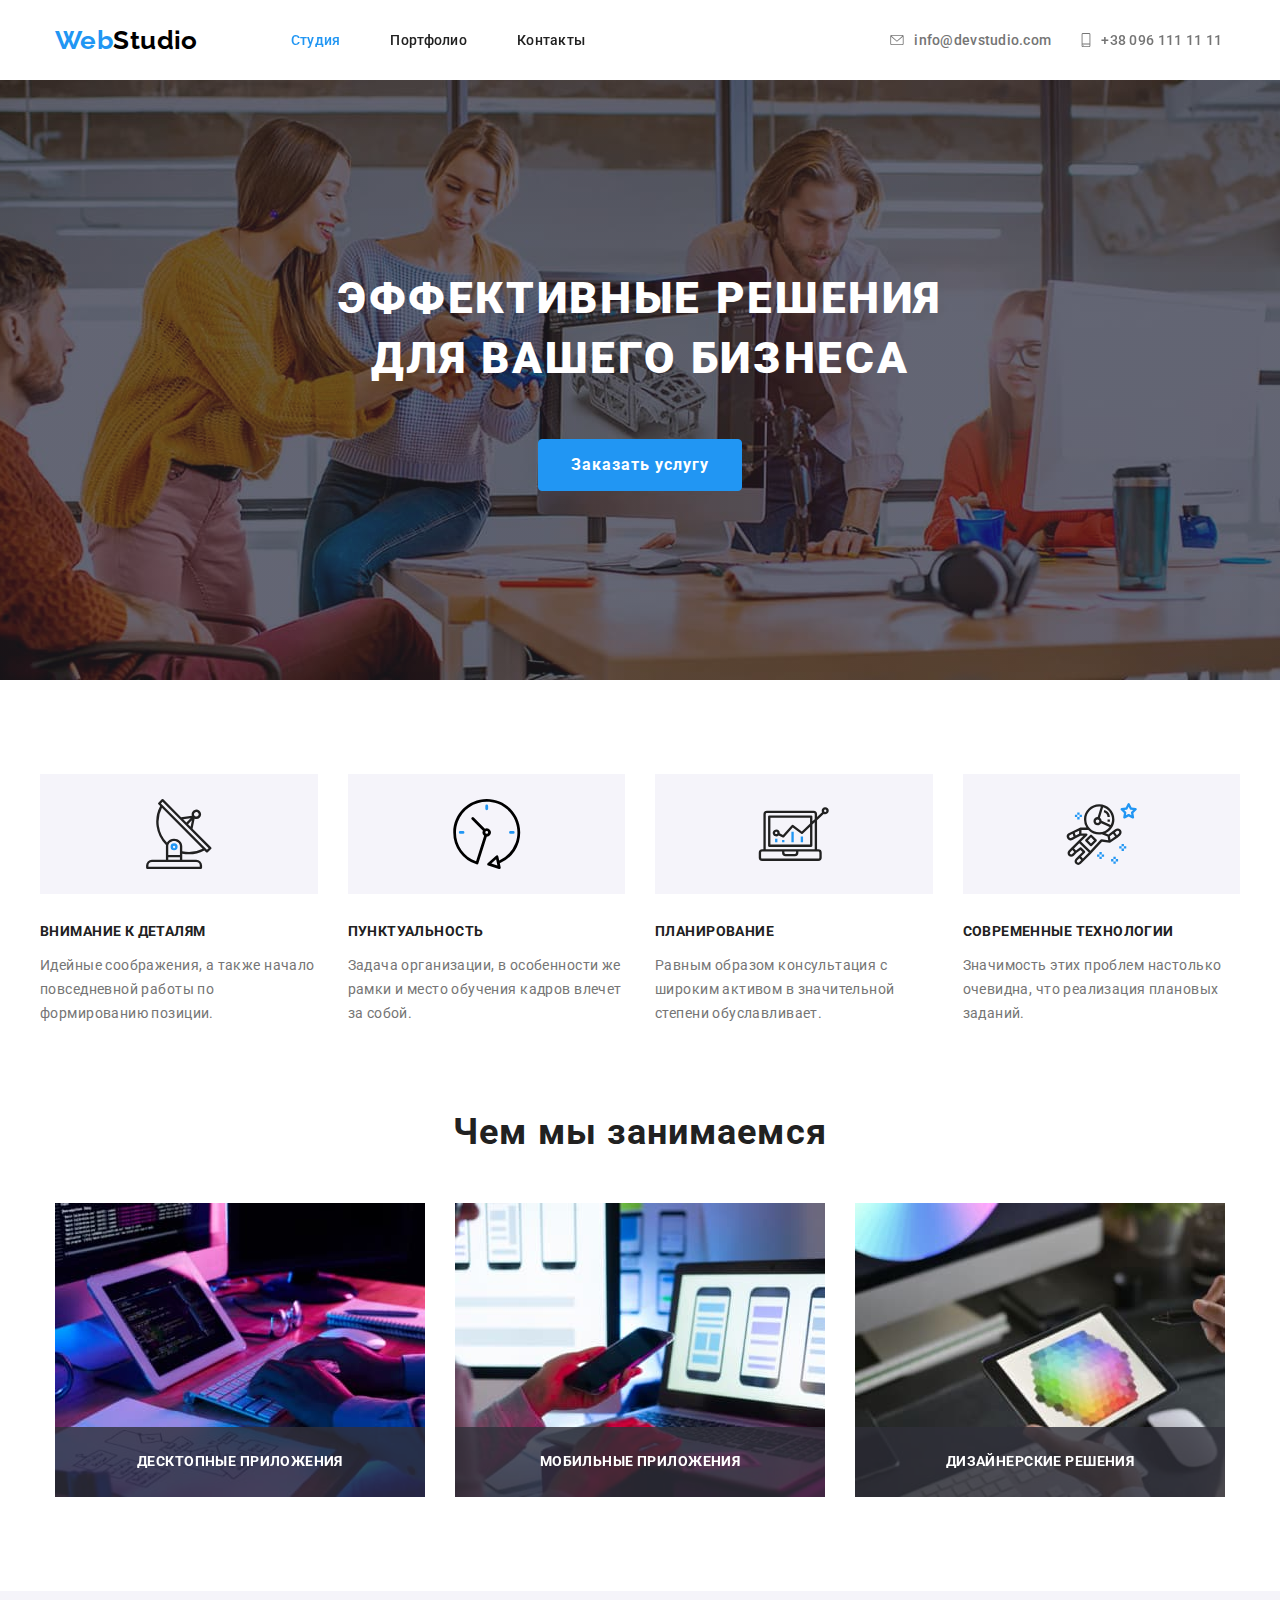
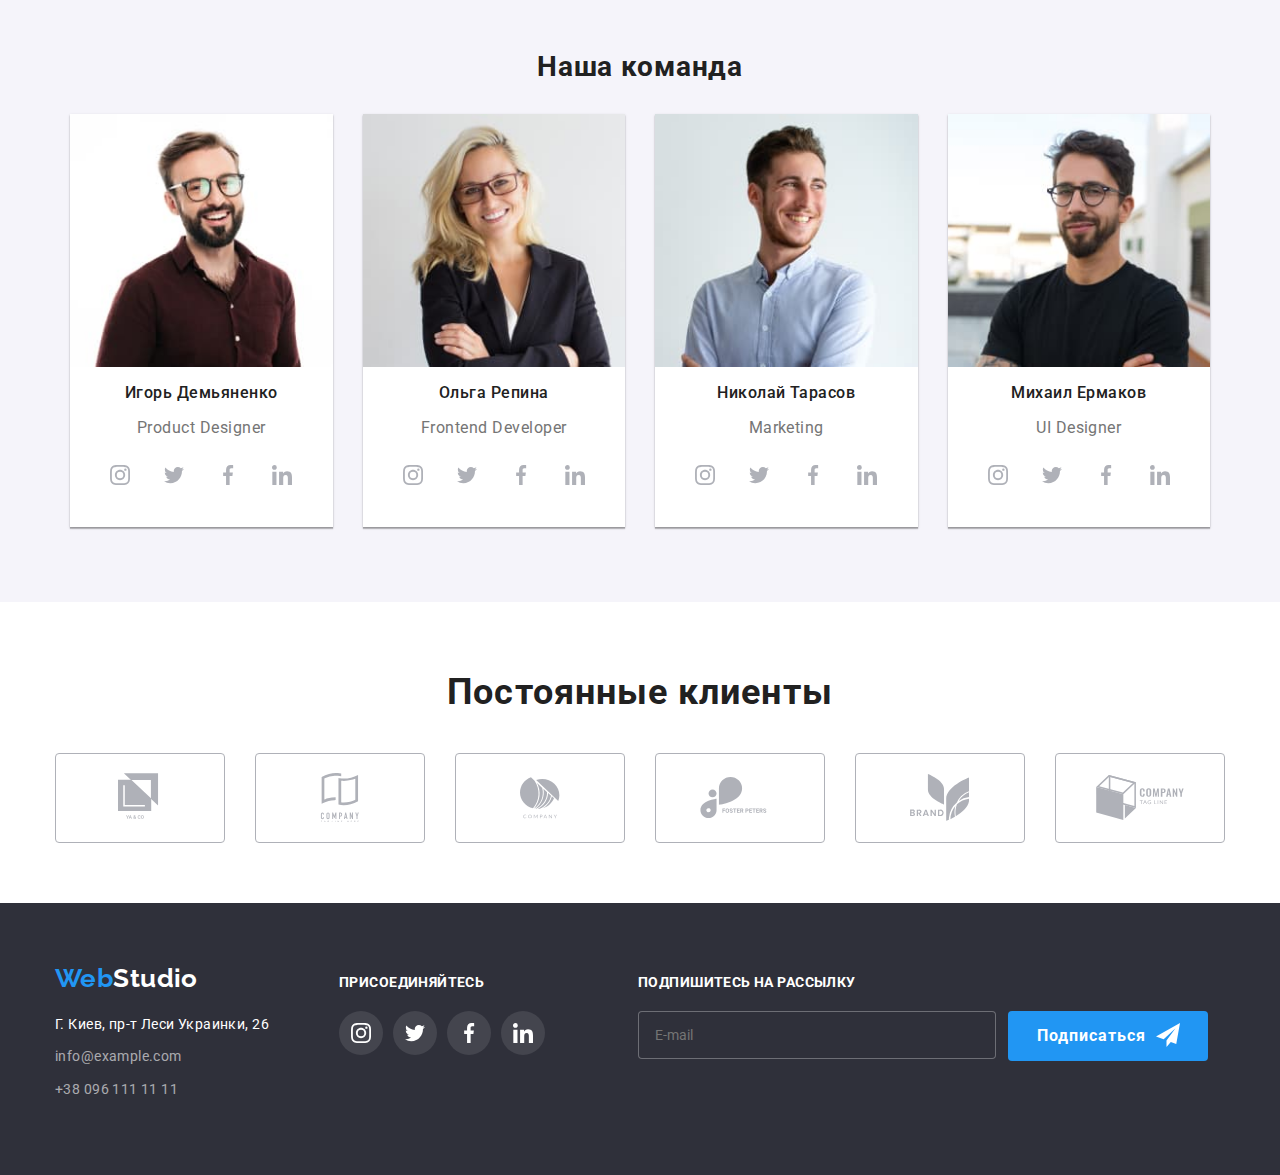
<file: index.html>
<!DOCTYPE html>
<html lang="ru">
  <head>
    <meta charset="UTF-8" />
    <meta name="viewport" content="width=device-width, initial-scale=1.0" />
    <title>Web Studio</title>
    <link
      href="https://fonts.googleapis.com/css2?family=Raleway:wght@700&display=swap"
      rel="stylesheet"
    />
    <link
      href="https://fonts.googleapis.com/css2?family=Roboto:ital,wght@0,100;0,300;0,400;0,500;0,700;0,900;1,100;1,300;1,400;1,500;1,700;1,900&display=swap"
      rel="stylesheet"
    />
    <link
      rel="stylesheet"
      href="https://cdnjs.cloudflare.com/ajax/libs/modern-normalize/1.0.0/modern-normalize.min.css"
    />
    <link rel="stylesheet" href="./css/main.min.css" />
  </head>

  <body>
    <header class="header">
      <div class="container">
        <div class="combine-nav-addr">
          <a href="./index.html" class="logo"
            ><span class="web">Web</span><span class="stud">Studio</span></a
          >
          <div class="buttons-menu">

            <button type="button" class="menu-button" data-menu-open>
              <svg class="menu-icon">
                <use href="./images/svg/symbol-defs.svg#icon-menu"></use>
              </svg>
            </button>
            <button type="button" class="menu-close-button is-hidden" data-menu-close>
              <svg class="menu-close-icon">
                <use href="./images/svg/symbol-defs.svg#icon-close-menu"></use>
              </svg>
            </button>

          </div>
          <div class="menu-thumb is-hidden" data-menu>
            <nav class="nav-logo-list">
              <ul class="list nav-list">
                <li class="nav-item studio">
                  <a href="./index.html" class="studio nav-link">Студия</a>
                </li>
                <li class="nav-item portfolio">
                  <a href="./portfolio.html" class="portfolio nav-link"
                    >Портфолио</a
                  >
                </li>
                <li class="nav-item contacts">
                  <a href="#contacts" class="contacts nav-link">Контакты</a>
                </li>
              </ul>
            </nav>
            <address class="addr">
              <a href="mailto:info@example.com" class="addr-link">
                <svg class="mail-icon">
                  <use href="./images/svg/symbol-defs.svg#icon-envelope"></use>
                </svg>
                info@devstudio.com
              </a>
              <a href="tel:+380961111111" class="addr-link">
                <svg class="tel-icon">
                  <use
                    href="./images/svg/symbol-defs.svg#icon-smartphone"
                  ></use>
                </svg>
                +38 096 111 11 11
              </a>
            </address>
          </div>
        </div>
      </div>
    </header>

    <main>
      <section class="hero">
        <div class="container">
          <div class="hero-div">
            <h1 class="hero-title">эффективные решения для вашего бизнеса</h1>
            <button type="button" class="button openModalBtn" data-modal-open>
              Заказать услугу
            </button>
            <div class="backdrop is-hidden" data-modal>
              <div class="modal">
                <button type="button" class="closeModalBtn" data-modal-close>
                  <svg class="icon-close">
                    <use href="./images/svg/symbol-defs.svg#icon-close"></use>
                  </svg>
                </button>
                <form class="form-request">
                  <span class="form-title"
                    >Оставьте свои данные,мы вам перезвоним</span
                  >
                  <label class="label-request">
                    <span>Имя</span>
                    <div class="person-request">
                      <input
                        type="text"
                        class="input-request"
                        name="customer-name"
                      />
                      <svg class="icon-person-request">
                        <use
                          href="./images/svg/symbol-defs.svg#icon-person-request"
                        ></use>
                      </svg>
                    </div>
                  </label>
                  <label class="label-request">
                    <span>Телефон</span>
                    <div class="person-request">
                      <input
                        type="tel"
                        class="input-request"
                        name="customer-tel"
                      />
                      <svg class="icon-person-request">
                        <use
                          href="./images/svg/symbol-defs.svg#icon-phone-request"
                        ></use>
                      </svg>
                    </div>
                  </label>
                  <label class="label-request">
                    <span>Почта</span>
                    <div class="person-request">
                      <input
                        type="email"
                        class="input-request"
                        name="customer-email"
                      />
                      <svg class="icon-person-request">
                        <use
                          href="./images/svg/symbol-defs.svg#icon-email-request"
                        ></use>
                      </svg>
                    </div>
                  </label>
                  <label class="label-request">
                    <span>Комментарий</span>
                    <textarea
                      name="comments"
                      cols="30"
                      rows="5"
                      placeholder="Введите текст"
                      class="input-request textarea"
                    ></textarea>
                  </label>
                  <label class="label-agreement">
                    <input
                      name="agreement-conditions"
                      type="checkbox"
                      class="agreement-conditions"
                    />
                    <svg class="icon-agreement-request">
                      <use href="./images/svg/symbol-defs.svg#icon-check"></use>
                    </svg>
                    <span
                      >Соглашаюсь с рассылкой и принимаю
                      <a href="#" class="link-agreement-conditions"
                        >Условия договора</a
                      ></span
                    >
                  </label>
                  <button type="submit" class="btn-submit-requests">
                    Отправить
                  </button>
                </form>
              </div>
            </div>
          </div>
        </div>
      </section>

      <section class="characteristics">
        <div class="container">
          <h2 hidden>Наши характеристики</h2>
          <ul class="list characteristics__list">
            <li class="characteristics__item">
              <div class="icon-char-div">
                <svg class="icon-char">
                  <use href="./images/svg/symbol-defs.svg#icon-antenna"></use>
                </svg>
              </div>
              <h3 class="characteristics__title">Внимание к деталям</h3>
              <p>
                Идейные соображения, а также начало повседневной работы по
                формированию позиции.
              </p>
            </li>
            <li class="characteristics__item">
              <div class="icon-char-div">
                <svg class="icon-char">
                  <use href="./images/svg/symbol-defs.svg#icon-clock"></use>
                </svg>
              </div>
              <h3 class="characteristics__title">Пунктуальность</h3>
              <p>
                Задача организации, в особенности же рамки и место обучения
                кадров влечет за собой.
              </p>
            </li>
            <li class="characteristics__item">
              <div class="icon-char-div">
                <svg class="icon-char">
                  <use href="./images/svg/symbol-defs.svg#icon-diagram"></use>
                </svg>
              </div>
              <h3 class="characteristics__title">Планирование</h3>
              <p>
                Равным образом консультация с широким активом в значительной
                степени обуславливает.
              </p>
            </li>
            <li class="characteristics__item">
              <div class="icon-char-div">
                <svg class="icon-char">
                  <use href="./images/svg/symbol-defs.svg#icon-astronaut"></use>
                </svg>
              </div>
              <h3 class="characteristics__title">Современные технологии</h3>
              <p>
                Значимость этих проблем настолько очевидна, что реализация
                плановых заданий.
              </p>
            </li>
          </ul>
        </div>
      </section>

      <section class="work">
        <div class="container">
          <h2 class="work__title">Чем мы занимаемся</h2>
          <ul class="list work__list">
            <li class="work-item">
              <div class="work__img">
                <img
                  src="images/work/desktop_applications.jpg"
                  alt="desktop applications"
                  srcset="
                  images/work/desktop_applications@2x.jpg 2x"
                />
                <div class="div-work-description">
                  <p class="work-description">Десктопные приложения</p>
                </div>
              </div>
            </li>
            <li class="work-item">
              <div class="work__img">
                <img
                  src="images/work/mobile_applications.jpg"
                  alt="mobile applications"
                  srcset="
                  images/work/mobile_applications@2x.jpg 2x"
                />
                <div class="div-work-description">
                  <p class="work-description">Мобильные приложения</p>
                </div>
              </div>
            </li>
            <li class="work-item">
              <div class="work__img">
                <img
                  src="images/work/design_solutions.jpg"
                  alt="design solutions"
                  srcset="
                  images/work/design_solutions@2x.jpg 2x"
                />
                <div class="div-work-description">
                  <p class="work-description">Дизайнерские решения</p>
                </div>
              </div>
            </li>
          </ul>
        </div>
      </section>

      <section class="team">
        <div class="container">
          <h2 class="team__title">Наша команда</h2>
          <ul class="list team-list">
            <li class="team-item">
              <picture>
                <source srcset="images/team/desktop/igor_d_desktop.jpg 1x, images/team/desktop/igor_d_desktop@2x.jpg 2x" media="(min-width: 1200px)">
                <source srcset="images/team/tablet/igor_d_tablet.jpg 1x, images/team/tablet/igor_d_tablet@2x.jpg 2x" media="(min-width: 768px)">
                <source srcset="images/team/mobile/igor_d_mobile.jpg 1x, images/team/mobile/igor_d_mobile@2x.jpg 2x" media="(max-width: 767px)">

                <img src="images/team/mobile/igor_d_mobile.jpg" alt="igor_d" width="100%" height="260"/>
              </picture>
              <p class="name">Игорь Демьяненко</p>
              <p class="prof">Product Designer</p>
              <ul class="sotial-list">
                <li class="list sotial-list-item">
                  <a href="https://www.instagram.com/?hl=ru" class="sotial-link">
                    <svg class="sotial-icon">
                      <use href="./images/svg/symbol-defs.svg#icon-instagram"></use>
                    </svg>
                  </a>
                </li>
                <li class="list sotial-list-item">
                  <a href="https://twitter.com/?lang=ru" class="sotial-link">
                    <svg class="sotial-icon">
                      <use href="./images/svg/symbol-defs.svg#icon-twitter"></use>
                    </svg>
                  </a>
                </li>
                <li class="list sotial-list-item">
                  <a href="https://uk-ua.facebook.com/" class="sotial-link">
                    <svg class="sotial-icon">
                      <use href="./images/svg/symbol-defs.svg#icon-facebook"></use>
                    </svg>
                  </a>
                </li>
                <li class="list sotial-list-item">
                  <a href="https://www.linkedin.com/" class="sotial-link">
                    <svg class="sotial-icon">
                      <use href="./images/svg/symbol-defs.svg#icon-linkedin"></use>
                    </svg>
                  </a>
                </li>
              </ul>
            </li>
            <li class="team-item">
              <picture>
                <source srcset="images/team/desktop/olha_r_desktop.jpg 1x, images/team/desktop/olha_r_desktop@2x.jpg 2x"
                  media="(min-width: 1200px)">
                <source srcset="images/team/tablet/olha_r_tablet.jpg 1x, images/team/tablet/olha_r_tablet@2x.jpg 2x"
                  media="(min-width: 768px)">
                <source srcset="images/team/mobile/olha_r_mobile.jpg 1x, images/team/mobile/olha_r_mobile@2x.jpg 2x"
                  media="(max-width: 767px)">
              
                <img src="images/team/mobile/olha_r_mobile.jpg" alt="olha_r" width="100%" height="260" />
              </picture>
              <p class="name">Ольга Репина</p>
              <p class="prof">Frontend Developer</p>
              <ul class="sotial-list">
                <li class="list sotial-list-item">
                  <a href="https://www.instagram.com/?hl=ru" class="sotial-link">
                    <svg class="sotial-icon">
                      <use href="./images/svg/symbol-defs.svg#icon-instagram"></use>
                    </svg>
                  </a>
                </li>
                <li class="list sotial-list-item">
                  <a href="https://twitter.com/?lang=ru" class="sotial-link">
                    <svg class="sotial-icon">
                      <use href="./images/svg/symbol-defs.svg#icon-twitter"></use>
                    </svg>
                  </a>
                </li>
                <li class="list sotial-list-item">
                  <a href="https://uk-ua.facebook.com/" class="sotial-link">
                    <svg class="sotial-icon">
                      <use href="./images/svg/symbol-defs.svg#icon-facebook"></use>
                    </svg>
                  </a>
                </li>
                <li class="list sotial-list-item">
                  <a href="https://www.linkedin.com/" class="sotial-link">
                    <svg class="sotial-icon">
                      <use href="./images/svg/symbol-defs.svg#icon-linkedin"></use>
                    </svg>
                  </a>
                </li>
              </ul>
            </li>
            <li class="team-item">
              <picture>
                <source srcset="images/team/desktop/nikoly_t_desktop.jpg 1x, images/team/desktop/nikoly_t_desktop@2x.jpg 2x"
                  media="(min-width: 1200px)">
                <source srcset="images/team/tablet/nikoly_t_tablet.jpg 1x, images/team/tablet/nikoly_t_tablet@2x.jpg 2x"
                  media="(min-width: 768px)">
                <source srcset="images/team/mobile/nikoly_t_mobile.jpg 1x, images/team/mobile/nikoly_t_mobile@2x.jpg 2x"
                  media="(max-width: 767px)">
              
                <img src="images/team/mobile/nikoly_t_mobile.jpg" alt="nikoly_t" width="100%" height="260" />
              </picture>
              <p class="name">Николай Тарасов</p>
              <p class="prof">Marketing</p>
              <ul class="sotial-list">
                <li class="list sotial-list-item">
                  <a href="https://www.instagram.com/?hl=ru" class="sotial-link">
                    <svg class="sotial-icon">
                      <use href="./images/svg/symbol-defs.svg#icon-instagram"></use>
                    </svg>
                  </a>
                </li>
                <li class="list sotial-list-item">
                  <a href="https://twitter.com/?lang=ru" class="sotial-link">
                    <svg class="sotial-icon">
                      <use href="./images/svg/symbol-defs.svg#icon-twitter"></use>
                    </svg>
                  </a>
                </li>
                <li class="list sotial-list-item">
                  <a href="https://uk-ua.facebook.com/" class="sotial-link">
                    <svg class="sotial-icon">
                      <use href="./images/svg/symbol-defs.svg#icon-facebook"></use>
                    </svg>
                  </a>
                </li>
                <li class="list sotial-list-item">
                  <a href="https://www.linkedin.com/" class="sotial-link">
                    <svg class="sotial-icon">
                      <use href="./images/svg/symbol-defs.svg#icon-linkedin"></use>
                    </svg>
                  </a>
                </li>
              </ul>
            </li>
            <li class="team-item">
              <picture>
                <source srcset="images/team/desktop/mikhail_e_desktop.jpg 1x, images/team/desktop/mikhail_e_desktop@2x.jpg 2x"
                  media="(min-width: 1200px)">
                <source srcset="images/team/tablet/mikhail_e_tablet.jpg 1x, images/team/tablet/mikhail_e_tablet@2x.jpg 2x"
                  media="(min-width: 768px)">
                <source srcset="images/team/mobile/mikhail_e_mobile.jpg 1x, images/team/mobile/mikhail_e_mobile@2x.jpg 2x"
                  media="(max-width: 767px)">
              
                <img src="images/team/mobile/mikhail_e_mobile.jpg" alt="mikhail_e" width="100%" height="260" />
              </picture>
              <p class="name">Михаил Ермаков</p>
              <p class="prof">UI Designer</p>
              <ul class="sotial-list">
                <li class="list sotial-list-item">
                  <a href="https://www.instagram.com/?hl=ru" class="sotial-link">
                    <svg class="sotial-icon">
                      <use href="./images/svg/symbol-defs.svg#icon-instagram"></use>
                    </svg>
                  </a>
                </li>
                <li class="list sotial-list-item">
                  <a href="https://twitter.com/?lang=ru" class="sotial-link">
                    <svg class="sotial-icon">
                      <use href="./images/svg/symbol-defs.svg#icon-twitter"></use>
                    </svg>
                  </a>
                </li>
                <li class="list sotial-list-item">
                  <a href="https://uk-ua.facebook.com/" class="sotial-link">
                    <svg class="sotial-icon">
                      <use href="./images/svg/symbol-defs.svg#icon-facebook"></use>
                    </svg>
                  </a>
                </li>
                <li class="list sotial-list-item">
                  <a href="https://www.linkedin.com/" class="sotial-link">
                    <svg class="sotial-icon">
                      <use href="./images/svg/symbol-defs.svg#icon-linkedin"></use>
                    </svg>
                  </a>
                </li>
              </ul>
            </li>
          </ul>
        </div>
      </section>

      <section class="regular-customers">
        <div class="container">
          <h2 class="regular-customers__title">Постоянные клиенты</h2>
          <ul class="regular-customers__list list">
            <li class="regular-customers__item">
              <a href="#" class="regular-customers__link">
                <svg class="regular-customers__icon" width="44.27px" height="49.23px">
                  <use href="./images/svg/symbol-defs.svg#icon-logo-1"></use>
                </svg>
              </a>
            </li>
            <li class="regular-customers__item">
              <a href="#" class="regular-customers__link">
                <svg class="regular-customers__icon" width="44.27px" height="49.23px">
                  <use href="./images/svg/symbol-defs.svg#icon-logo-2"></use>
                </svg>
              </a>
            </li>
            <li class="regular-customers__item">
              <a href="#" class="regular-customers__link">
                <svg class="regular-customers__icon" width="40px" height="52px">
                  <use href="./images/svg/symbol-defs.svg#icon-logo-3"></use>
                </svg>
              </a>
            </li>
            <li class="regular-customers__item">
              <a href="#" class="regular-customers__link">
                <svg class="regular-customers__icon" width="79.66px" height="42.02px">
                  <use href="./images/svg/symbol-defs.svg#icon-logo-4"></use>
                </svg>
              </a>
            </li>
            <li class="regular-customers__item">
              <a href="#" class="regular-customers__link">
                <svg class="regular-customers__icon" width="59px" height="47px">
                  <use href="./images/svg/symbol-defs.svg#icon-logo-5"></use>
                </svg>
              </a>
            </li>
            <li class="regular-customers__item">
              <a href="#" class="regular-customers__link">
                <svg class="regular-customers__icon" width="88.48px" height="45.44px">
                  <use href="./images/svg/symbol-defs.svg#icon-logo-6"></use>
                </svg>
              </a>
            </li>
          </ul>
        </div>
      </section>
    </main>

    <footer class="footer">
      <div class="container">
        <div class="combine-footer">
          <div class="thumb-contacts">
            <a href="./index.html" class="logo"><span class="web">Web</span><span class="stud">Studio</span></a>
            <address id="contacts" class="contacts">
              <a href="" class="footer__address">Г. Киев, пр-т Леси Украинки, 26</a> 
              <a class="footer__contact-links" href="mailto:info@example.com">info@example.com</a>
              <a class="footer__contact-links" href="tel:+380961111111">+38 096 111 11 11</a>
            </address>
          </div>
          <div class="sotial-div">
            <h2 class="footer__title-sotial-list">присоединяйтесь</h2>
            <ul class="sotial-list">
              <li class="list sotial-list-item">
                <a href="https://www.instagram.com/?hl=ru" class="sotial-link">
                  <svg class="sotial-icon">
                    <use href="./images/svg/symbol-defs.svg#icon-instagram"></use>
                  </svg>
                </a>
              </li>
              <li class="list sotial-list-item">
                <a href="https://twitter.com/?lang=ru" class="sotial-link">
                  <svg class="sotial-icon">
                    <use href="./images/svg/symbol-defs.svg#icon-twitter"></use>
                  </svg>
                </a>
              </li>
              <li class="list sotial-list-item">
                <a href="https://uk-ua.facebook.com/" class="sotial-link">
                  <svg class="sotial-icon">
                    <use href="./images/svg/symbol-defs.svg#icon-facebook"></use>
                  </svg>
                </a>
              </li>
              <li class="list sotial-list-item">
                <a href="https://www.linkedin.com/" class="sotial-link">
                  <svg class="sotial-icon">
                    <use href="./images/svg/symbol-defs.svg#icon-linkedin"></use>
                  </svg>
                </a>
              </li>
            </ul>
          </div>
          <div class="mailing">
            <form class="form-mailing">
              <label class="label-mailing">
                <span class="title-mailing">Подпишитесь на рассылку</span>
                <div class="combine-input-mailing-btn">
                  <input type="email" placeholder="E-mail" class="input-mailing" name="mailing">
                  <div class="div-icon-mailing">
                    <button type="submit" class="btn-mailing">Подписаться</button>
                    <svg class="icon-mailing">
                      <use href="./images/svg/symbol-defs.svg#icon-icon-send"></use>
                    </svg>
                  </div>
                </div>
              </label>
            </form>
          </div>
        </div>
      </div>
    </footer>

    <script src="./js/modal.js"></script>
    <script src="./js/menu.js"></script>
  </body>
</html>
</file>
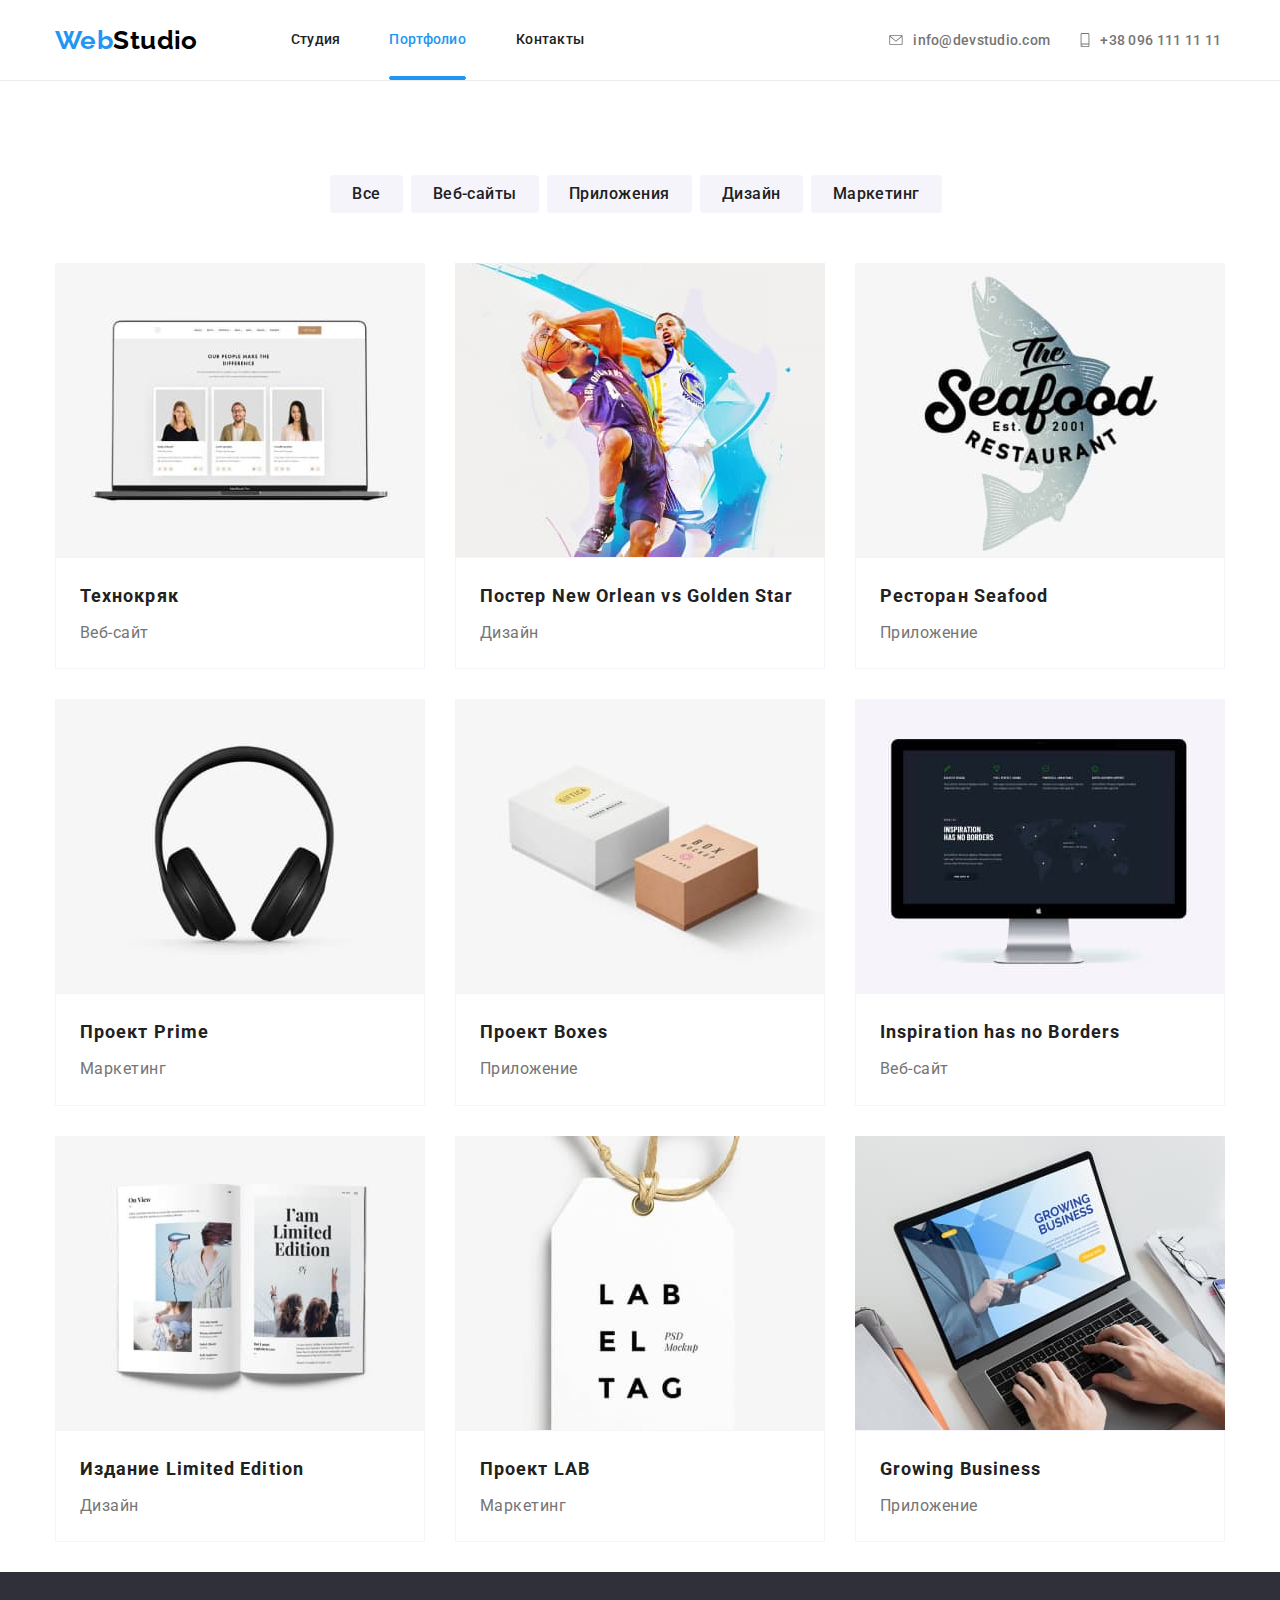
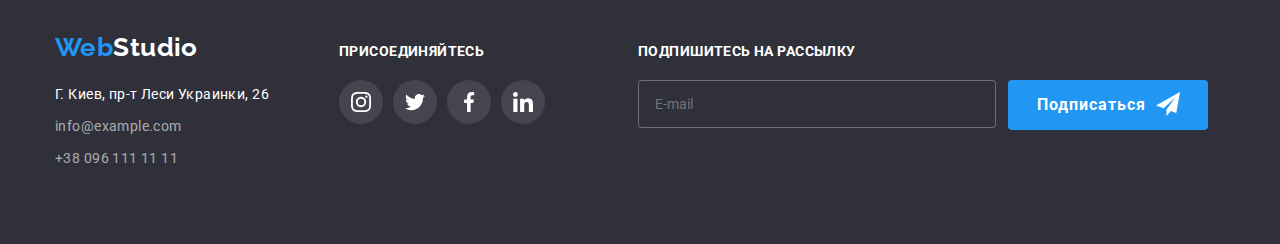
<file: portfolio.html>
<!DOCTYPE html>
<html lang="ru">

<head>
    <meta charset="UTF-8" />
    <meta name="viewport" content="width=device-width, initial-scale=1.0" />
    <title>Web Studio</title>
    <link href="https://fonts.googleapis.com/css2?family=Raleway:wght@700&display=swap" rel="stylesheet">
    <link href="https://fonts.googleapis.com/css2?family=Roboto:ital,wght@0,100;0,300;0,400;0,500;0,700;0,900;1,100;1,300;1,400;1,500;1,700;1,900&display=swap" rel="stylesheet">
    <link rel="stylesheet" href="https://cdnjs.cloudflare.com/ajax/libs/modern-normalize/1.0.0/modern-normalize.min.css">
    <link rel="stylesheet" href="./css/portfolio.min.css">
</head>

<body>
    
    <header class="header">
        <div class="container">
            <div class="combine-nav-addr">
                <a href="./index.html" class="logo"><span class="web">Web</span><span class="stud">Studio</span></a>
                <div class="buttons-menu">
                
                    <button type="button" class="menu-button" data-menu-open>
                        <svg class="menu-icon">
                            <use href="./images/svg/symbol-defs.svg#icon-menu"></use>
                        </svg>
                    </button>
                    <button type="button" class="menu-close-button is-hidden" data-menu-close>
                        <svg class="menu-close-icon">
                            <use href="./images/svg/symbol-defs.svg#icon-close-menu"></use>
                        </svg>
                    </button>
                
                </div>
                <div class="menu-thumb is-hidden" data-menu>
                    <nav class="nav-logo-list">
                        <ul class="list nav-list">
                            <li class="nav-item studio">
                                <a href="./index.html" class="studio nav-link">Студия</a>
                            </li>
                            <li class="nav-item portfolio">
                                <a href="./portfolio.html" class="portfolio nav-link">Портфолио</a>
                            </li>
                            <li class="nav-item contacts">
                                <a href="#contacts" class="contacts nav-link">Контакты</a>
                            </li>
                        </ul>
                    </nav>
                    <address class="addr">
                        <a href="mailto:info@example.com" class="addr-link">
                            <svg class="mail-icon">
                                <use href="./images/svg/symbol-defs.svg#icon-envelope"></use>
                            </svg>
                            info@devstudio.com
                        </a>
                        <a href="tel:+380961111111" class="addr-link">
                            <svg class="tel-icon">
                                <use href="./images/svg/symbol-defs.svg#icon-smartphone"></use>
                            </svg>
                            +38 096 111 11 11
                        </a>
                    </address>
                </div>
            </div>
        </div>
    </header>

    

    <main>
        
            <section class="filter">
                <div class="container">
                    <h2 hidden>Filter</h2>
                    <ul class="list filter-list">
                        <li class="filter-item"><button class="filter-btn" type="button">Все</button></li>
                        <li class="filter-item"><button class="filter-btn" type="button">Веб-сайты</button></li>
                        <li class="filter-item"><button class="filter-btn" type="button">Приложения</button></li>
                        <li class="filter-item"><button class="filter-btn" type="button">Дизайн</button></li>
                        <li class="filter-item"><button class="filter-btn" type="button">Маркетинг</button></li>
                    </ul>
                </div>
            </section>
        
        <section>
            <div class="container">
                <ul class="list gallery-list">
                    <li class="gallery-item">
                        <a href="#" class="gallery-link">
                            <div class="gallery-thumb">
                                <div class="overlay">
                                    <p>Технокряк это современная площадка распространения коронавируса. Компании используют эту платформу для цифрового
                                    шпионажа и атак на защищённые сервера конкурентов.</p>
                                </div>
                                <picture>
                                    <source srcset="./images/proj/desktop/technokryack-desktop.jpg 1x, ./images/proj/desktop/technokryack-desktop@2x.jpg 2x"
                                        media="(min-width: 1200px)">
                                    <source srcset="./images/proj/tablet/technokryack-tablet.jpg 1x, ./images/proj/tablet/technokryack-tablet@2x.jpg 2x"
                                        media="(min-width: 768px)">
                                    <source srcset="./images/proj/mobile/technokryack-mobile.jpg 1x, ./images/proj/mobile/technokryack-mobile@2x.jpg 2x"
                                        media="(max-width: 767px)">
                                    <img src="./images/proj/mobile/technokryack-mobile.jpg" alt="Технокряк" width="370" height="294" />
                                </picture>
                            </div>
                            <div class="border-name">
                            <p class="project-name">Технокряк</p>
                            <p class="gallery-description">Веб-сайт</p>
                            </div>
                        </a>
                    </li>
                    <li class="gallery-item">
                        <a href="#" class="gallery-link">
                            <div class="gallery-thumb">
                                <div class="overlay">
                                    <p>Технокряк это современная площадка распространения коронавируса. Компании используют эту платформу для
                                        цифрового
                                        шпионажа и атак на защищённые сервера конкурентов.</p>
                                </div>
                                <picture>
                                    <source
                                        srcset="./images/proj/desktop/neworlean-desktop.jpg 1x, ./images/proj/desktop/neworlean-desktop@2x.jpg 2x"
                                        media="(min-width: 1200px)">
                                    <source srcset="./images/proj/tablet/neworlean-tablet.jpg 1x, ./images/proj/tablet/neworlean-tablet@2x.jpg 2x"
                                        media="(min-width: 768px)">
                                    <source srcset="./images/proj/mobile/neworlean-mobile.jpg 1x, ./images/proj/mobile/neworlean-mobile@2x.jpg 2x"
                                        media="(max-width: 767px)">
                                    <img src="./images/proj/mobile/neworlean-mobile.jpg" alt="neworlean" width="370" height="294" />
                                </picture>
                            </div>
                            <div class="border-name">
                                <p class="project-name">Постер New Orlean vs Golden Star</p>
                                <p class="gallery-description">Дизайн</p>
                            </div>
                        </a>
                    </li>
                    <li class="gallery-item">
                        <a href="#" class="gallery-link">
                            <div class="gallery-thumb">
                                <div class="overlay">
                                    <p>Технокряк это современная площадка распространения коронавируса. Компании используют эту платформу для
                                        цифрового
                                        шпионажа и атак на защищённые сервера конкурентов.</p>
                                </div>
                                <picture>
                                    <source srcset="./images/proj/desktop/seafood-desktop.jpg 1x, ./images/proj/desktop/seafood-desktop@2x.jpg 2x"
                                        media="(min-width: 1200px)">
                                    <source srcset="./images/proj/tablet/seafood-tablet.jpg 1x, ./images/proj/tablet/seafood-tablet@2x.jpg 2x"
                                        media="(min-width: 768px)">
                                    <source srcset="./images/proj/mobile/seafood-mobile.jpg 1x, ./images/proj/mobile/seafood-mobile@2x.jpg 2x"
                                        media="(max-width: 767px)">
                                    <img src="./images/proj/mobile/seafood-mobile.jpg" alt="seafood" width="370" height="294" />
                                </picture>
                            </div>
                            <div class="border-name">
                                <p class="project-name">Ресторан Seafood</p>
                                <p class="gallery-description">Приложение</p>
                            </div>
                        </a>
                    </li>
                    <li class="gallery-item">
                        <a href="#" class="gallery-link">
                            <div class="gallery-thumb">
                                <div class="overlay">
                                    <p>Технокряк это современная площадка распространения коронавируса. Компании используют эту платформу для
                                        цифрового
                                        шпионажа и атак на защищённые сервера конкурентов.</p>
                                </div>
                                <picture>
                                    <source srcset="./images/proj/desktop/prime-desktop.jpg 1x, ./images/proj/desktop/prime-desktop@2x.jpg 2x"
                                        media="(min-width: 1200px)">
                                    <source srcset="./images/proj/tablet/prime-tablet.jpg 1x, ./images/proj/tablet/prime-tablet@2x.jpg 2x"
                                        media="(min-width: 768px)">
                                    <source srcset="./images/proj/mobile/prime-mobile.jpg 1x, ./images/proj/mobile/prime-mobile@2x.jpg 2x"
                                        media="(max-width: 767px)">
                                    <img src="./images/proj/mobile/prime-mobile.jpg" alt="prime" width="370" height="294" />
                                </picture>
                            </div>
                            <div class="border-name">
                                <p class="project-name">Проект Prime</p>
                                <p class="gallery-description">Маркетинг</p>
                            </div>
                        </a>
                    </li>
                    <li class="gallery-item">
                        <a href="#" class="gallery-link">
                            <div class="gallery-thumb">
                                <div class="overlay">
                                    <p>Технокряк это современная площадка распространения коронавируса. Компании используют эту платформу для
                                        цифрового
                                        шпионажа и атак на защищённые сервера конкурентов.</p>
                                </div>
                                <picture>
                                    <source srcset="./images/proj/desktop/boxes-desktop.jpg 1x, ./images/proj/desktop/boxes-desktop@2x.jpg 2x"
                                        media="(min-width: 1200px)">
                                    <source srcset="./images/proj/tablet/boxes-tablet.jpg 1x, ./images/proj/tablet/boxes-tablet@2x.jpg 2x"
                                        media="(min-width: 768px)">
                                    <source srcset="./images/proj/mobile/boxes-mobile.jpg 1x, ./images/proj/mobile/boxes-mobile@2x.jpg 2x"
                                        media="(max-width: 767px)">
                                    <img src="./images/proj/mobile/boxes-mobile.jpg" alt="boxes" width="370" height="294" />
                                </picture>
                            </div>
                            <div class="border-name">
                                <p class="project-name">Проект Boxes</p>
                                <p class="gallery-description">Приложение</p>
                            </div>
                        </a>
                    </li>
                    <li class="gallery-item">
                        <a href="#" class="gallery-link">
                            <div class="gallery-thumb">
                                <div class="overlay">
                                    <p>Технокряк это современная площадка распространения коронавируса. Компании используют эту платформу для
                                        цифрового
                                        шпионажа и атак на защищённые сервера конкурентов.</p>
                                </div>
                                <picture>
                                    <source srcset="./images/proj/desktop/inspiration-desktop.jpg 1x, ./images/proj/desktop/inspiration-desktop@2x.jpg 2x"
                                        media="(min-width: 1200px)">
                                    <source srcset="./images/proj/tablet/inspiration-tablet.jpg 1x, ./images/proj/tablet/inspiration-tablet@2x.jpg 2x"
                                        media="(min-width: 768px)">
                                    <source srcset="./images/proj/mobile/inspiration-mobile.jpg 1x, ./images/proj/mobile/inspiration-mobile@2x.jpg 2x"
                                        media="(max-width: 767px)">
                                    <img src="./images/proj/mobile/inspiration-mobile.jpg" alt="inspiration" width="370" height="294" />
                                </picture>
                            </div>
                            <div class="border-name">
                                <p class="project-name">Inspiration has no Borders</p>
                                <p class="gallery-description">Веб-сайт</p>
                            </div>
                        </a>
                    </li>
                    <li class="gallery-item">
                        <a href="#" class="gallery-link">
                            <div class="gallery-thumb">
                                <div class="overlay">
                                    <p>Технокряк это современная площадка распространения коронавируса. Компании используют эту платформу для
                                        цифрового
                                        шпионажа и атак на защищённые сервера конкурентов.</p>
                                </div>
                                <picture>
                                    <source
                                        srcset="./images/proj/desktop/limitededition-desktop.jpg 1x, ./images/proj/desktop/limitededition-desktop@2x.jpg 2x"
                                        media="(min-width: 1200px)">
                                    <source srcset="./images/proj/tablet/limitededition-tablet.jpg 1x, ./images/proj/tablet/limitededition-tablet@2x.jpg 2x"
                                        media="(min-width: 768px)">
                                    <source srcset="./images/proj/mobile/limitededition-mobile.jpg 1x, ./images/proj/mobile/limitededition-mobile@2x.jpg 2x"
                                        media="(max-width: 767px)">
                                    <img src="./images/proj/mobile/limitededition-mobile.jpg" alt="limitededition" width="370" height="294" />
                                </picture>
                            </div>
                            <div class="border-name">
                                <p class="project-name">Издание Limited Edition</p>
                                <p class="gallery-description">Дизайн</p>
                            </div>
                        </a>
                    </li>
                    <li class="gallery-item">
                        <a href="#" class="gallery-link">
                            <div class="gallery-thumb">
                                <div class="overlay">
                                    <p>Технокряк это современная площадка распространения коронавируса. Компании используют эту платформу для
                                        цифрового
                                        шпионажа и атак на защищённые сервера конкурентов.</p>
                                </div>
                                <picture>
                                    <source
                                        srcset="./images/proj/desktop/lab-desktop.jpg 1x, ./images/proj/desktop/lab-desktop@2x.jpg 2x"
                                        media="(min-width: 1200px)">
                                    <source
                                        srcset="./images/proj/tablet/lab-tablet.jpg 1x, ./images/proj/tablet/lab-tablet@2x.jpg 2x"
                                        media="(min-width: 768px)">
                                    <source
                                        srcset="./images/proj/mobile/lab-mobile.jpg 1x, ./images/proj/mobile/lab-mobile@2x.jpg 2x"
                                        media="(max-width: 767px)">
                                    <img src="./images/proj/mobile/lab-mobile.jpg" alt="lab" width="370" height="294" />
                                </picture>
                            </div>
                            <div class="border-name">
                                <p class="project-name">Проект LAB</p>
                                <p class="gallery-description">Маркетинг</p>
                            </div>
                        </a>
                    </li>
                    <li class="gallery-item">
                        <a href="#" class="gallery-link">
                            <div class="gallery-thumb">
                                <div class="overlay">
                                    <p>Технокряк это современная площадка распространения коронавируса. Компании используют эту платформу для
                                        цифрового
                                        шпионажа и атак на защищённые сервера конкурентов.</p>
                                </div>
                                <picture>
                                    <source srcset="./images/proj/desktop/business-desktop.jpg 1x, ./images/proj/desktop/business-desktop@2x.jpg 2x"
                                        media="(min-width: 1200px)">
                                    <source srcset="./images/proj/tablet/business-tablet.jpg 1x, ./images/proj/tablet/business-tablet@2x.jpg 2x"
                                        media="(min-width: 768px)">
                                    <source srcset="./images/proj/mobile/business-mobile.jpg 1x, ./images/proj/mobile/business-mobile@2x.jpg 2x"
                                        media="(max-width: 767px)">
                                    <img src="./images/proj/mobile/business-mobile.jpg" alt="business" width="370" height="294" />
                                </picture>
                            </div>
                            <div class="border-name">
                                <p class="project-name">Growing Business</p>
                                <p class="gallery-description">Приложение</p>
                            </div>
                        </a>
                    </li>
                </ul>
            </div>
        </section>
        
    </main>

    <footer class="footer">
        <div class="container">
            <div class="combine-footer">
                <div class="thumb-contacts">
                    <a href="./index.html" class="logo"><span class="web">Web</span><span class="stud">Studio</span></a>
                    <address id="contacts" class="contacts">
                        <a href="" class="footer__address">Г. Киев, пр-т Леси Украинки, 26</a>
                        <a class="footer__contact-links" href="mailto:info@example.com">info@example.com</a>
                        <a class="footer__contact-links" href="tel:+380961111111">+38 096 111 11 11</a>
                    </address>
                </div>
                <div class="sotial-div">
                    <h2 class="footer__title-sotial-list">присоединяйтесь</h2>
                    <ul class="sotial-list">
                        <li class="list sotial-list-item">
                            <a href="https://www.instagram.com/?hl=ru" class="sotial-link">
                                <svg class="sotial-icon">
                                    <use href="./images/svg/symbol-defs.svg#icon-instagram"></use>
                                </svg>
                            </a>
                        </li>
                        <li class="list sotial-list-item">
                            <a href="https://twitter.com/?lang=ru" class="sotial-link">
                                <svg class="sotial-icon">
                                    <use href="./images/svg/symbol-defs.svg#icon-twitter"></use>
                                </svg>
                            </a>
                        </li>
                        <li class="list sotial-list-item">
                            <a href="https://uk-ua.facebook.com/" class="sotial-link">
                                <svg class="sotial-icon">
                                    <use href="./images/svg/symbol-defs.svg#icon-facebook"></use>
                                </svg>
                            </a>
                        </li>
                        <li class="list sotial-list-item">
                            <a href="https://www.linkedin.com/" class="sotial-link">
                                <svg class="sotial-icon">
                                    <use href="./images/svg/symbol-defs.svg#icon-linkedin"></use>
                                </svg>
                            </a>
                        </li>
                    </ul>
                </div>
                <div class="mailing">
                    <form class="form-mailing">
                        <label class="label-mailing">
                            <span class="title-mailing">Подпишитесь на рассылку</span>
                            <div class="combine-input-mailing-btn">
                                <input type="email" placeholder="E-mail" class="input-mailing" name="mailing">
                                <div class="div-icon-mailing">
                                    <button type="submit" class="btn-mailing">Подписаться</button>
                                    <svg class="icon-mailing">
                                        <use href="./images/svg/symbol-defs.svg#icon-icon-send"></use>
                                    </svg>
                                </div>
                            </div>
                        </label>
                    </form>
                </div>
            </div>
        </div>
    </footer>



    <script src="./js/menu.js"></script>
</body>

</html>
</file>
<file: css/main.min.css>
*{-webkit-box-sizing:border-box;box-sizing:border-box}body{font-family:Roboto, sans-serif;font-style:normal;font-weight:400;font-size:14px;line-height:1.71;letter-spacing:0.03em;color:#757575}address{font-style:normal}a{text-decoration:none}h1,h2,h3{margin:0;padding:0}img{display:block;min-width:100%;height:auto}.list{list-style:none;margin:0;padding:0}.container{padding-left:15px;padding-right:15px;margin-left:auto;margin-right:auto;min-width:320px;width:100%}@media (min-width: 480px){.container{width:480px}}@media (min-width: 768px){.container{width:768px}}@media (min-width: 1200px){.container{width:1200px}}.header{position:relative;display:-webkit-box;display:-ms-flexbox;display:flex;-webkit-box-align:center;-ms-flex-align:center;align-items:center;-webkit-box-pack:start;-ms-flex-pack:start;justify-content:flex-start;margin:0 auto;width:100%;max-width:1600px}.header .combine-nav-addr{height:60px;display:-webkit-box;display:-ms-flexbox;display:flex;-webkit-box-align:center;-ms-flex-align:center;align-items:center;-webkit-box-pack:start;-ms-flex-pack:start;justify-content:flex-start}@media screen and (max-width: 767px){.header .combine-nav-addr{-webkit-box-pack:justify;-ms-flex-pack:justify;justify-content:space-between}}@media screen and (min-width: 768px){.header .combine-nav-addr{height:80px}}@media screen and (min-width: 1200px){.header .combine-nav-addr{-webkit-box-pack:start;-ms-flex-pack:start;justify-content:flex-start}}.logo{font-family:Raleway, sans-serif;font-weight:700;font-size:24px;line-height:1.17}@media screen and (min-width: 768px){.logo{margin-right:88px}}@media screen and (min-width: 1200px){.logo{font-size:26px;margin-right:93px}}.logo .web{color:#2196f3}.logo .stud{color:#000}@media screen and (max-width: 767px){.buttons-menu{position:relative}}.menu-button{position:absolute;top:50%;right:0;-webkit-transform:translateY(-50%);transform:translateY(-50%);width:40px;height:40px;padding:0;background-color:transparent;outline:none;border:none;-webkit-transition:fill 250ms cubic-bezier(0.4, 0, 0.2, 1);transition:fill 250ms cubic-bezier(0.4, 0, 0.2, 1);display:-webkit-box;display:-ms-flexbox;display:flex;-webkit-box-pack:center;-ms-flex-pack:center;justify-content:center;-webkit-box-align:center;-ms-flex-align:center;align-items:center}@media screen and (min-width: 768px){.menu-button{display:none}}.menu-button:focus .menu-icon,.menu-button:hover .menu-icon{fill:#2196f3}.menu-button.is-hidden{opacity:0;pointer-events:none}.menu-icon{width:40px;height:40px}.menu-close-button{position:absolute;top:50%;right:0;-webkit-transform:translateY(-50%);transform:translateY(-50%);padding:0;width:40px;height:40px;background-color:transparent;outline:none;border:none}@media screen and (min-width: 767px){.menu-close-button{display:none}}.menu-close-button.is-hidden{opacity:0;pointer-events:none}@media screen and (min-width: 767px){.menu-close-button{display:none;-webkit-transition:fill 250ms cubic-bezier(0.4, 0, 0.2, 1);transition:fill 250ms cubic-bezier(0.4, 0, 0.2, 1)}}.menu-close-button:focus .menu-close-icon,.menu-close-button:hover .menu-close-icon{fill:#2196f3}.menu-close-icon{width:40px;height:40px}.menu-thumb{-webkit-box-shadow:0px 1px 3px 0px rgba(0,0,0,0.16),0px 2px 4px 0px rgba(0,0,0,0.08),0px 4px 8px 0px rgba(0,0,0,0.04);box-shadow:0px 1px 3px 0px rgba(0,0,0,0.16),0px 2px 4px 0px rgba(0,0,0,0.08),0px 4px 8px 0px rgba(0,0,0,0.04);background-color:#ffffff;position:absolute;top:60px;left:0;width:100%;display:-webkit-box;display:-ms-flexbox;display:flex;-webkit-box-orient:vertical;-webkit-box-direction:normal;-ms-flex-direction:column;flex-direction:column;-webkit-box-pack:center;-ms-flex-pack:center;justify-content:center;-webkit-box-align:center;-ms-flex-align:center;align-items:center;z-index:3;padding:60px 0}@media screen and (min-width: 767px){.menu-thumb{display:-webkit-box;display:-ms-flexbox;display:flex;-webkit-box-orient:horizontal;-webkit-box-direction:normal;-ms-flex-direction:row;flex-direction:row;padding:0;position:static;top:0;left:0;width:auto;-webkit-box-shadow:none;box-shadow:none;background-color:#ffffff;-webkit-transform:translateY(0);transform:translateY(0)}}@media screen and (min-width: 1200px){.menu-thumb{-webkit-box-pack:justify;-ms-flex-pack:justify;justify-content:space-between}}@media screen and (max-width: 767px){.menu-thumb{max-width:767px}.menu-thumb.is-hidden{opacity:0;pointer-events:none}}.nav-logo-list{display:-webkit-box;display:-ms-flexbox;display:flex;-webkit-box-pack:start;-ms-flex-pack:start;justify-content:flex-start}.nav-list{display:-webkit-box;display:-ms-flexbox;display:flex;-webkit-box-orient:vertical;-webkit-box-direction:normal;-ms-flex-direction:column;flex-direction:column;-webkit-box-align:center;-ms-flex-align:center;align-items:center;-webkit-box-pack:center;-ms-flex-pack:center;justify-content:center}@media screen and (min-width: 768px){.nav-list{-webkit-box-orient:horizontal;-webkit-box-direction:normal;-ms-flex-direction:row;flex-direction:row}}.nav-list .nav-item{margin-right:auto;margin-left:auto;margin-bottom:50px;position:relative}@media screen and (min-width: 768px){.nav-list .nav-item{margin-right:50px;margin-left:0;margin-bottom:0px}.nav-list .nav-item:last-child{margin-right:84px}}@media screen and (min-width: 1200px){.nav-list .nav-item:last-child{margin-right:305px}}.nav-list .nav-item .studio{bottom:0;color:#2196f3}@media screen and (min-width: 768px){.nav-list .nav-item .studio::after{min-width:48px;bottom:-32px}}.nav-link{display:block;font-weight:500;font-size:40px;line-height:47px;text-align:center;letter-spacing:0.02em;color:#212121}@media screen and (min-width: 768px){.nav-link{font-size:14px;-webkit-transition:color 250ms cubic-bezier(0.4, 0, 0.2, 1);transition:color 250ms cubic-bezier(0.4, 0, 0.2, 1)}}.nav-link:hover,.nav-link:focus{color:#2196f3}.addr{display:-webkit-box;display:-ms-flexbox;display:flex;-webkit-box-orient:vertical;-webkit-box-direction:normal;-ms-flex-direction:column;flex-direction:column;-webkit-box-align:center;-ms-flex-align:center;align-items:center;-webkit-box-pack:center;-ms-flex-pack:center;justify-content:center}@media screen and (min-width: 767px){.addr{-webkit-box-align:start;-ms-flex-align:start;align-items:flex-start}}@media screen and (min-width: 1200px){.addr{-webkit-box-orient:horizontal;-webkit-box-direction:normal;-ms-flex-direction:row;flex-direction:row}}.addr-link{display:-webkit-box;display:-ms-flexbox;display:flex;-webkit-box-align:center;-ms-flex-align:center;align-items:center;margin-bottom:16px;font-style:normal;font-weight:500;font-size:18px;line-height:16px;letter-spacing:0.02em;color:#757575;-webkit-transition:color 250ms cubic-bezier(0.4, 0, 0.2, 1);transition:color 250ms cubic-bezier(0.4, 0, 0.2, 1)}@media screen and (min-width: 768px){.addr-link{margin-bottom:10px;font-size:12px}}@media screen and (min-width: 1200px){.addr-link{font-size:14px;margin-bottom:0}.addr-link:not(:last-child){margin-right:30px}}.addr-link:last-child{margin-bottom:0}.addr-link:focus,.addr-link:hover{color:#2196f3;fill:#2196f3}.addr-link:hover .mail-icon,.addr-link:hover .tel-icon,.addr-link:focus .mail-icon,.addr-link:focus .tel-icon{fill:#2196f3}.mail-icon{fill:#757575;margin-right:10px;width:16px;height:12px;-webkit-transition:fill 250ms cubic-bezier(0.4, 0, 0.2, 1);transition:fill 250ms cubic-bezier(0.4, 0, 0.2, 1)}@media screen and (min-width: 768px){.mail-icon{width:14px;height:10px}}.tel-icon{fill:#757575;margin-right:10px;width:10px;height:16px;-webkit-transition:fill 250ms cubic-bezier(0.4, 0, 0.2, 1);transition:fill 250ms cubic-bezier(0.4, 0, 0.2, 1)}@media screen and (min-width: 768px){.tel-icon{width:10px;height:14px}}.hero{display:-webkit-box;display:-ms-flexbox;display:flex;-webkit-box-orient:vertical;-webkit-box-direction:normal;-ms-flex-direction:column;flex-direction:column;-webkit-box-pack:center;-ms-flex-pack:center;justify-content:center;-webkit-box-align:center;-ms-flex-align:center;align-items:center;background-color:var(--dark-bg);background-repeat:no-repeat;background-size:cover;background-position:center;height:400px;min-width:320px;max-width:1600px;margin-left:auto;margin-right:auto;background-image:-webkit-gradient(linear, left top, right top, from(rgba(47,48,58,0.4)), to(rgba(47,48,58,0.4))),url("../images/hero/overlay_mobile.jpg");background-image:linear-gradient(to right, rgba(47,48,58,0.4), rgba(47,48,58,0.4)),url("../images/hero/overlay_mobile.jpg")}@media screen and (min-width: 1200px){.hero{height:600px}}@media screen and (min-device-pixel-ratio: 2), screen and (-webkit-min-device-pixel-ratio: 2), screen and (min-resolution: 192dpi), screen and (min-resolution: 2dppx){.hero{background-image:-webkit-gradient(linear, left top, right top, from(rgba(47,48,58,0.4)), to(rgba(47,48,58,0.4))),url("../images/hero/overlay_mobile@2x.jpg");background-image:linear-gradient(to right, rgba(47,48,58,0.4), rgba(47,48,58,0.4)),url("../images/hero/overlay_mobile@2x.jpg")}}@media screen and (min-width: 768px){.hero{background-image:-webkit-gradient(linear, left top, right top, from(rgba(47,48,58,0.4)), to(rgba(47,48,58,0.4))),url("../images/hero/overlay_tablet.jpg");background-image:linear-gradient(to right, rgba(47,48,58,0.4), rgba(47,48,58,0.4)),url("../images/hero/overlay_tablet.jpg")}}@media screen and (min-width: 768px) and (min-device-pixel-ratio: 2), screen and (min-width: 768px) and (-webkit-min-device-pixel-ratio: 2), screen and (min-width: 768px) and (min-resolution: 192dpi), screen and (min-width: 768px) and (min-resolution: 2dppx){.hero{background-image:-webkit-gradient(linear, left top, right top, from(rgba(47,48,58,0.4)), to(rgba(47,48,58,0.4))),url("../images/hero/overlay_tablet@2x.jpg");background-image:linear-gradient(to right, rgba(47,48,58,0.4), rgba(47,48,58,0.4)),url("../images/hero/overlay_tablet@2x.jpg")}}@media screen and (min-width: 1200px){.hero{background-image:-webkit-gradient(linear, left top, right top, from(rgba(47,48,58,0.4)), to(rgba(47,48,58,0.4))),url("../images/hero/overlay_desktop.jpg");background-image:linear-gradient(to right, rgba(47,48,58,0.4), rgba(47,48,58,0.4)),url("../images/hero/overlay_desktop.jpg")}}@media screen and (min-width: 1200px) and (min-device-pixel-ratio: 2), screen and (min-width: 1200px) and (-webkit-min-device-pixel-ratio: 2), screen and (min-width: 1200px) and (min-resolution: 192dpi), screen and (min-width: 1200px) and (min-resolution: 2dppx){.hero{background-image:-webkit-gradient(linear, left top, right top, from(rgba(47,48,58,0.4)), to(rgba(47,48,58,0.4))),url("../images/hero/overlay_desktop@2x.jpg");background-image:linear-gradient(to right, rgba(47,48,58,0.4), rgba(47,48,58,0.4)),url("../images/hero/overlay_desktop@2x.jpg")}}.hero-div{display:-webkit-box;display:-ms-flexbox;display:flex;-webkit-box-orient:vertical;-webkit-box-direction:normal;-ms-flex-direction:column;flex-direction:column;-webkit-box-pack:center;-ms-flex-pack:center;justify-content:center;-webkit-box-align:center;-ms-flex-align:center;align-items:center;height:400px}.hero-title{min-width:320px;max-width:423px;margin:0;padding:0;font-weight:900;font-size:26px;line-height:1.36;text-align:center;letter-spacing:0.06em;text-transform:uppercase;color:#fff}@media screen and (min-width: 1200px){.hero-title{font-size:44px;max-width:700px}}.backdrop{position:fixed;top:0;right:0;bottom:0;left:0;background-color:rgba(0,0,0,0.2)}.backdrop.is-hidden{opacity:0;pointer-events:none}.modal{position:absolute;top:50%;left:50%;-webkit-transform:translate(-50%, -50%);transform:translate(-50%, -50%);width:100%;height:100%;max-width:450px;font-size:12px;overflow:auto;background-color:#fff;display:block;border-radius:4px}@media screen and (min-width: 320px) and (max-width: 330px){.modal{width:100%;max-height:568px}}@media screen and (min-height: 568px){.modal{height:auto}}@media screen and (min-width: 1200px){.modal{font-size:14px;max-width:none;width:528px}}.icon-close{width:11px;height:11px;-webkit-transition:fill 250ms cubic-bezier(0.4, 0, 0.2, 1);transition:fill 250ms cubic-bezier(0.4, 0, 0.2, 1)}.button{display:inline-block;margin-top:50px;border:1px solid #2196f3;border-radius:4px;padding-top:10px;padding-bottom:10px;padding-right:32px;padding-left:32px}.openModalBtn{background-color:#2196f3;color:#fff;font-weight:700;font-size:16px;line-height:1.87;text-align:center;letter-spacing:0.06em}.closeModalBtn{position:absolute;top:8px;right:8px;width:30px;height:30px;background-color:#fff;border:1px solid rgba(0,0,0,0.1);border-radius:50%;display:-webkit-box;display:-ms-flexbox;display:flex;-webkit-box-pack:center;-ms-flex-pack:center;justify-content:center;-webkit-box-align:center;-ms-flex-align:center;align-items:center}.closeModalBtn:focus .icon-close,.closeModalBtn:hover .icon-close{fill:#2196f3}.form-request{display:-webkit-box;display:-ms-flexbox;display:flex;-webkit-box-orient:vertical;-webkit-box-direction:normal;-ms-flex-direction:column;flex-direction:column;-ms-flex-wrap:wrap;flex-wrap:wrap;-webkit-box-pack:center;-ms-flex-pack:center;justify-content:center;-ms-flex-line-pack:center;align-content:center;padding:40px}.form-title{font-weight:700;font-size:20px;line-height:1.15;text-align:center;letter-spacing:0.03em;color:#212121;margin-bottom:12px}.label-request{display:-webkit-box;display:-ms-flexbox;display:flex;-webkit-box-orient:vertical;-webkit-box-direction:normal;-ms-flex-direction:column;flex-direction:column;margin-bottom:4px}.label-request:last-child{margin-bottom:20px}.label-request .textarea{height:120px;padding:12px 16px;margin-bottom:20px}.input-request{border:1px solid rgba(33,33,33,0.2);border-radius:4px;height:40px;resize:none;padding:12px 42px;width:100%;-webkit-transition:border-color 250ms cubic-bezier(0.4, 0, 0.2, 1),fill 250ms cubic-bezier(0.4, 0, 0.2, 1);transition:border-color 250ms cubic-bezier(0.4, 0, 0.2, 1),fill 250ms cubic-bezier(0.4, 0, 0.2, 1)}.input-request:focus{outline:none;border:1px solid #2196f3}.input-request:focus+svg{fill:#2196f3}.person-request{position:relative;display:block}.icon-person-request{position:absolute;top:50%;left:12px;width:18px;height:18px;-webkit-transform:translateY(-50%);transform:translateY(-50%)}.label-agreement{display:-webkit-box;display:-ms-flexbox;display:flex;-webkit-box-pack:center;-ms-flex-pack:center;justify-content:center;text-align:center}.agreement-conditions{-webkit-appearance:none;-moz-appearance:none;appearance:none}.agreement-conditions:checked+svg{background-color:#2196f3;border:2px solid #2196f3}.icon-agreement-request{margin:auto 0;min-width:16px;min-height:15px;width:16px;height:15px;background-color:#fff;border:2px solid #212121;background-size:contain;background-origin:border-box;border-radius:2px;margin-right:8px}.link-agreement-conditions{color:#2196f3;text-decoration:underline}.btn-submit-requests{margin:0 auto;width:200px;background-color:#2196f3;color:#fff;font-weight:700;font-size:16px;line-height:1.87;text-align:center;-webkit-box-pack:center;-ms-flex-pack:center;justify-content:center;letter-spacing:0.06em;display:inline-block;margin-top:50px;border:1px solid #2196f3;border-radius:4px;padding-top:10px;padding-bottom:10px;padding-right:32px;padding-left:32px}.characteristics__list{display:-webkit-box;display:-ms-flexbox;display:flex;-webkit-box-orient:horizontal;-webkit-box-direction:normal;-ms-flex-direction:row;flex-direction:row;-ms-flex-wrap:wrap;flex-wrap:wrap;-webkit-box-pack:start;-ms-flex-pack:start;justify-content:flex-start;-webkit-box-align:center;-ms-flex-align:center;align-items:center;width:calc(100% + 30px);padding-bottom:60px;margin:0 -15px}@media screen and (min-width: 1200px){.characteristics__list{padding-top:94px}}.characteristics__title{font-weight:700;font-size:14px;line-height:1.14;letter-spacing:0.03em;text-transform:uppercase;color:#212121;text-align:center}@media screen and (min-width: 768px){.characteristics__title{text-align:left}}.characteristics__item{width:100%}.characteristics__item:first-child{margin-top:60px}@media screen and (min-width: 768px){.characteristics__item{width:calc((100% - 4 * 15px) / 2);margin:15px;height:262px;overflow:auto}.characteristics__item:nth-child(2){margin-top:60px}.characteristics__item:nth-child(3){margin-bottom:0}.characteristics__item:nth-child(4){margin-bottom:0}}@media screen and (min-width: 1200px){.characteristics__item{width:calc((100% - 6 * 15px) / 4);margin-top:0}.characteristics__item:first-child{margin-top:0;margin-left:0}.characteristics__item:last-child{margin-right:0}.characteristics__item:nth-child(2){margin-top:0}.characteristics__item:nth-child(3){margin-bottom:15px}.characteristics__item:nth-child(4){margin-bottom:15px}}.icon-char{display:block;height:70px;width:100%}.icon-char-div{height:120px;display:-webkit-box;display:-ms-flexbox;display:flex;-webkit-box-align:center;-ms-flex-align:center;align-items:center;-webkit-box-pack:center;-ms-flex-pack:center;justify-content:center;background-color:#f5f4fa;margin-bottom:30px}.work{padding-bottom:94px}.work__title{font-weight:700;font-size:36px;line-height:1.17;text-align:center;letter-spacing:0.03em;color:#212121;margin-bottom:50px}.work__list{display:-webkit-box;display:-ms-flexbox;display:flex;-ms-flex-wrap:wrap;flex-wrap:wrap;-webkit-box-pack:start;-ms-flex-pack:start;justify-content:flex-start}.work-item{margin-right:30px}.work-item:nth-child(3n){margin-right:0}.work__img{position:relative;width:calc((100% - 30px * 2) / 3)}@media screen and (max-width: 1199px){.work{display:none}}.div-work-description{position:absolute;bottom:0;left:0;display:-webkit-box;display:-ms-flexbox;display:flex;-webkit-box-pack:center;-ms-flex-pack:center;justify-content:center;text-align:center;width:370px;height:70px;background-color:rgba(47,48,58,0.8);padding:27px 82px}.work-description{height:16px;margin:0;font-weight:700;font-size:14px;line-height:1.14;text-align:center;letter-spacing:0.03em;text-transform:uppercase;color:#fff}.team{display:-webkit-box;display:-ms-flexbox;display:flex;-webkit-box-orient:vertical;-webkit-box-direction:normal;-ms-flex-direction:column;flex-direction:column;-webkit-box-pack:justify;-ms-flex-pack:justify;justify-content:space-between;background-color:#f5f4fa;max-width:1600px;margin-left:auto;margin-right:auto;padding-top:60px;padding-bottom:60px}.team__title{font-weight:700;font-size:28px;line-height:1.17;text-align:center;letter-spacing:0.03em;color:#212121;margin-bottom:50px}@media screen and (min-width: 768px){.team__title{margin-bottom:15px}}.team-list{display:-webkit-box;display:-ms-flexbox;display:flex;-ms-flex-wrap:wrap;flex-wrap:wrap;-webkit-box-align:center;-ms-flex-align:center;align-items:center;-webkit-box-pack:center;-ms-flex-pack:center;justify-content:center}.team-item{width:100%;background-color:#fff;margin-bottom:30px;-webkit-box-shadow:0px 2px 1px 0px rgba(0,0,0,0.2),0px 1px 1px 0px rgba(0,0,0,0.14),0px 1px 3px 0px rgba(0,0,0,0.12);box-shadow:0px 2px 1px 0px rgba(0,0,0,0.2),0px 1px 1px 0px rgba(0,0,0,0.14),0px 1px 3px 0px rgba(0,0,0,0.12)}.team-item:last-child{margin-bottom:0}@media screen and (min-width: 768px){.team-item{width:calc((100% - 15px * 4) / 2);margin:15px}.team-item:last-child{margin-bottom:15px}}@media screen and (min-width: 1200px){.team-item{width:calc((100% - 15px * 8) / 4);margin:15px}}.team .name{font-weight:500;font-size:16px;line-height:1.19;text-align:center;letter-spacing:0.03em;color:#212121}.team .prof{font-size:16px;line-height:1.19;text-align:center;letter-spacing:0.03em}.sotial-list{display:-webkit-box;display:-ms-flexbox;display:flex;-webkit-box-pack:center;-ms-flex-pack:center;justify-content:center;padding-top:0;padding-bottom:30px;padding-left:32px;padding-right:32px}.sotial-list-item{margin-right:10px;width:44px;height:44px}.sotial-list-item:last-child{margin-right:0}.sotial-link{display:-webkit-box;display:-ms-flexbox;display:flex;-webkit-box-align:center;-ms-flex-align:center;align-items:center;-webkit-box-pack:center;-ms-flex-pack:center;justify-content:center;width:44px;height:44px;border-radius:50%;background-color:#fff;-webkit-transition:background-color 250ms cubic-bezier(0.4, 0, 0.2, 1);transition:background-color 250ms cubic-bezier(0.4, 0, 0.2, 1)}.sotial-link:hover,.sotial-link:focus{background-color:#2196f3}.sotial-link:hover .sotial-icon,.sotial-link:focus .sotial-icon{fill:#fff}.sotial-icon{fill:#afb1b8;width:20px;height:20px}.regular-customers{padding:60px 0}@media screen and (min-width: 768px){.regular-customers{padding-bottom:45px}}.regular-customers__title{font-size:28px;font-weight:700;line-height:1.7;letter-spacing:0.03em;text-align:center;color:#212121;margin-bottom:50px}@media screen and (min-width: 768px){.regular-customers__title{margin-bottom:15px}}@media screen and (min-width: 1200px){.regular-customers__title{font-size:36px}}.regular-customers__list{display:-webkit-box;display:-ms-flexbox;display:flex;-ms-flex-wrap:wrap;flex-wrap:wrap;-webkit-box-align:center;-ms-flex-align:center;align-items:center;-webkit-box-pack:start;-ms-flex-pack:start;justify-content:flex-start}.regular-customers__item{width:calc((100% - 15px * 4) / 2);margin:15px;height:90px;border:1px solid #afb1b8;border-radius:4px;display:-webkit-box;display:-ms-flexbox;display:flex;-webkit-box-align:center;-ms-flex-align:center;align-items:center;-webkit-box-pack:center;-ms-flex-pack:center;justify-content:center}@media screen and (min-width: 768px){.regular-customers__item{width:calc((100% - 15px * 6) / 3)}}@media screen and (min-width: 1200px){.regular-customers__item{width:calc((100% - 15px * 10) / 6)}.regular-customers__item:first-child{margin-left:0}.regular-customers__item:last-child{margin-right:0}}.regular-customers__link{display:-webkit-box;display:-ms-flexbox;display:flex;-webkit-box-pack:center;-ms-flex-pack:center;justify-content:center;-webkit-box-align:center;-ms-flex-align:center;align-items:center;width:100%;height:100%;-webkit-transition:border-color 250ms cubic-bezier(0.4, 0, 0.2, 1),color 250ms cubic-bezier(0.4, 0, 0.2, 1);transition:border-color 250ms cubic-bezier(0.4, 0, 0.2, 1),color 250ms cubic-bezier(0.4, 0, 0.2, 1)}.regular-customers__link:hover,.regular-customers__link:focus{border:1px solid #2196f3;outline:none}.regular-customers__link:hover .regular-customers__icon,.regular-customers__link:focus .regular-customers__icon{fill:#2196f3}.regular-customers__icon{fill:#afb1b8;-webkit-transition:fill 250ms cubic-bezier(0.4, 0, 0.2, 1);transition:fill 250ms cubic-bezier(0.4, 0, 0.2, 1)}.footer{display:block;max-width:1600px;margin-left:auto;margin-right:auto;padding-top:60px;padding-bottom:60px;background-color:#2f303a}.footer .logo .stud{color:#fff}.footer .logo{margin-bottom:20px;margin-right:0}.footer .sotial-list{display:-webkit-box;display:-ms-flexbox;display:flex;-webkit-box-orient:horizontal;-webkit-box-direction:normal;-ms-flex-direction:row;flex-direction:row;margin:0;padding:0}.footer__address{font-size:14px;line-height:1.71;letter-spacing:0.03em;color:#fff;margin-bottom:8px;margin-top:0;-webkit-transition:color 250ms cubic-bezier(0.4, 0, 0.2, 1);transition:color 250ms cubic-bezier(0.4, 0, 0.2, 1)}.footer__address:hover,.footer__address:focus{color:#2196f3}.footer__contact-links{display:inline-block;font-size:14px;line-height:1.71;letter-spacing:0.03em;color:rgba(255,255,255,0.6);-webkit-transition:color 250ms cubic-bezier(0.4, 0, 0.2, 1);transition:color 250ms cubic-bezier(0.4, 0, 0.2, 1)}.footer__contact-links:not(:last-child){margin-bottom:9px}.footer__contact-links:hover,.footer__contact-links:focus{color:#2196f3}.footer__title-sotial-list{font-family:Roboto;font-weight:700;font-size:14px;line-height:1.14;letter-spacing:0.03em;text-transform:uppercase;color:#fff;margin-bottom:20px}.footer .sotial-icon{fill:#fff}.footer .combine-footer{display:-webkit-box;display:-ms-flexbox;display:flex;-webkit-box-orient:vertical;-webkit-box-direction:normal;-ms-flex-direction:column;flex-direction:column;-webkit-box-pack:center;-ms-flex-pack:center;justify-content:center;-webkit-box-align:center;-ms-flex-align:center;align-items:center}.footer .combine-footer .thumb-contacts{display:-webkit-box;display:-ms-flexbox;display:flex;-webkit-box-orient:vertical;-webkit-box-direction:normal;-ms-flex-direction:column;flex-direction:column;-webkit-box-pack:center;-ms-flex-pack:center;justify-content:center;-webkit-box-align:center;-ms-flex-align:center;align-items:center}@media screen and (min-width: 768px){.footer .combine-footer .thumb-contacts{width:50%}}@media screen and (min-width: 1200px){.footer .combine-footer .thumb-contacts{width:auto;-webkit-box-align:start;-ms-flex-align:start;align-items:flex-start;-ms-flex-wrap:nowrap;flex-wrap:nowrap;margin-right:70px}}.footer .combine-footer .contacts{margin-bottom:60px;display:-webkit-box;display:-ms-flexbox;display:flex;-webkit-box-orient:vertical;-webkit-box-direction:normal;-ms-flex-direction:column;flex-direction:column;-webkit-box-pack:center;-ms-flex-pack:center;justify-content:center;-webkit-box-align:center;-ms-flex-align:center;align-items:center}@media screen and (min-width: 1200px){.footer .combine-footer .contacts{margin-bottom:0;-webkit-box-align:start;-ms-flex-align:start;align-items:flex-start;-ms-flex-wrap:nowrap;flex-wrap:nowrap}}@media screen and (min-width: 768px){.footer .combine-footer{-webkit-box-orient:horizontal;-webkit-box-direction:normal;-ms-flex-direction:row;flex-direction:row;-ms-flex-wrap:wrap;flex-wrap:wrap}}@media screen and (min-width: 1200px){.footer .combine-footer{-webkit-box-pack:start;-ms-flex-pack:start;justify-content:flex-start;-webkit-box-align:start;-ms-flex-align:start;align-items:flex-start;-ms-flex-wrap:nowrap;flex-wrap:nowrap}}.footer .sotial-div{margin-bottom:60px;display:-webkit-box;display:-ms-flexbox;display:flex;-webkit-box-orient:vertical;-webkit-box-direction:normal;-ms-flex-direction:column;flex-direction:column;-webkit-box-pack:center;-ms-flex-pack:center;justify-content:center;-webkit-box-align:center;-ms-flex-align:center;align-items:center}@media screen and (min-width: 768px){.footer .sotial-div{width:50%}}@media screen and (min-width: 1200px){.footer .sotial-div{width:auto;-webkit-box-align:start;-ms-flex-align:start;align-items:flex-start;margin-right:93px;margin-top:12px}}.footer .sotial-link{border:none;border-radius:50%;background-color:rgba(255,255,255,0.1);-webkit-transition:background-color 250ms cubic-bezier(0.4, 0, 0.2, 1);transition:background-color 250ms cubic-bezier(0.4, 0, 0.2, 1)}.footer .sotial-link:hover,.footer .sotial-link:focus{outline:none;border:none;background-color:#2196f3;border-radius:50%}.footer .sotial-list-item{margin-right:10px}.footer .sotial-list-item:last-child{margin-right:0}.form-mailing{display:-webkit-box;display:-ms-flexbox;display:flex;-webkit-box-orient:vertical;-webkit-box-direction:normal;-ms-flex-direction:column;flex-direction:column;-webkit-box-pack:center;-ms-flex-pack:center;justify-content:center;-webkit-box-align:center;-ms-flex-align:center;align-items:center}@media screen and (min-width: 1200px){.form-mailing{-webkit-box-align:start;-ms-flex-align:start;align-items:flex-start}}.mailing{width:100%}@media screen and (min-width: 1200px){.mailing{width:auto;margin-top:12px}}.label-mailing{width:100%;display:-webkit-box;display:-ms-flexbox;display:flex;-webkit-box-orient:vertical;-webkit-box-direction:normal;-ms-flex-direction:column;flex-direction:column;-webkit-box-pack:center;-ms-flex-pack:center;justify-content:center;-webkit-box-align:center;-ms-flex-align:center;align-items:center}@media screen and (min-width: 768px) and (max-width: 1199px){.label-mailing{max-width:450px}}@media screen and (min-width: 1200px){.label-mailing{-webkit-box-align:start;-ms-flex-align:start;align-items:flex-start}}.title-mailing{font-weight:700;font-size:14px;line-height:1.14;letter-spacing:0.03em;text-transform:uppercase;margin-bottom:20px;color:#fff;display:block}.input-mailing{width:auto;display:block;background-color:#2f303a;border:1px solid rgba(255,255,255,0.3);border-radius:4px;padding:15px 16px;color:#2196f3;margin-bottom:20px}@media screen and (min-width: 768px){.input-mailing{width:auto}}@media screen and (min-width: 1200px){.input-mailing{margin-right:12px;width:358px}}.btn-mailing{padding:10px 62px 10px 29px;background-color:#2196f3;font-weight:700;font-size:16px;line-height:1.87;display:-webkit-box;display:-ms-flexbox;display:flex;-webkit-box-align:center;-ms-flex-align:center;align-items:center;text-align:center;letter-spacing:0.06em;border:none;border-radius:4px;color:#fff}.combine-input-mailing-btn{display:-webkit-box;display:-ms-flexbox;display:flex;-webkit-box-orient:vertical;-webkit-box-direction:normal;-ms-flex-direction:column;flex-direction:column;width:100%}@media screen and (min-width: 1200px){.combine-input-mailing-btn{-webkit-box-orient:horizontal;-webkit-box-direction:normal;-ms-flex-direction:row;flex-direction:row}}.div-icon-mailing{display:inline-block;position:relative;margin-left:auto;margin-right:auto}.icon-mailing{position:absolute;top:0;right:28px;width:24px;height:24px;-webkit-transform:translateY(50%);transform:translateY(50%)}
/*# sourceMappingURL=main.min.css.map */
</file>
<file: css/portfolio.min.css>
*{-webkit-box-sizing:border-box;box-sizing:border-box}body{font-family:Roboto, sans-serif;font-style:normal;font-weight:400;font-size:14px;line-height:1.71;letter-spacing:0.03em;color:#757575}address{font-style:normal}a{text-decoration:none}h1,h2,h3{margin:0;padding:0}img{display:block;min-width:100%;height:auto}.list{list-style:none;margin:0;padding:0}.container{padding-left:15px;padding-right:15px;margin-left:auto;margin-right:auto;min-width:320px;width:100%}@media (min-width: 480px){.container{width:480px}}@media (min-width: 768px){.container{width:768px}}@media (min-width: 1200px){.container{width:1200px}}.header{position:relative;display:-webkit-box;display:-ms-flexbox;display:flex;-webkit-box-align:center;-ms-flex-align:center;align-items:center;-webkit-box-pack:start;-ms-flex-pack:start;justify-content:flex-start;margin:0 auto;border-bottom:1px solid #ececec;width:100%;max-width:1600px}.header .combine-nav-addr{height:60px;display:-webkit-box;display:-ms-flexbox;display:flex;-webkit-box-align:center;-ms-flex-align:center;align-items:center;-webkit-box-pack:start;-ms-flex-pack:start;justify-content:flex-start}@media screen and (max-width: 767px){.header .combine-nav-addr{-webkit-box-pack:justify;-ms-flex-pack:justify;justify-content:space-between}}@media screen and (min-width: 768px){.header .combine-nav-addr{height:80px}}@media screen and (min-width: 1200px){.header .combine-nav-addr{-webkit-box-pack:start;-ms-flex-pack:start;justify-content:flex-start}}.logo{font-family:Raleway, sans-serif;font-weight:700;font-size:24px;line-height:1.17}@media screen and (min-width: 768px){.logo{margin-right:88px}}@media screen and (min-width: 1200px){.logo{font-size:26px;margin-right:93px}}.logo .web{color:#2196f3}.logo .stud{color:#000}@media screen and (max-width: 767px){.buttons-menu{position:relative}}.menu-button{position:absolute;top:50%;right:0;-webkit-transform:translateY(-50%);transform:translateY(-50%);width:40px;height:40px;padding:0;background-color:transparent;outline:none;border:none;display:-webkit-box;display:-ms-flexbox;display:flex;-webkit-box-pack:center;-ms-flex-pack:center;justify-content:center;-webkit-box-align:center;-ms-flex-align:center;align-items:center}@media screen and (min-width: 768px){.menu-button{display:none}}.menu-button:focus .menu-icon,.menu-button:hover .menu-icon{fill:#2196f3}.menu-button.is-hidden{opacity:0;pointer-events:none}.menu-icon{width:40px;height:40px}.menu-close-button{position:absolute;top:50%;right:0;-webkit-transform:translateY(-50%);transform:translateY(-50%);padding:0;width:40px;height:40px;background-color:transparent;outline:none;border:none}@media screen and (min-width: 767px){.menu-close-button{display:none}}.menu-close-button.is-hidden{opacity:0;pointer-events:none}@media screen and (min-width: 767px){.menu-close-button{display:none}}.menu-close-button:focus .menu-close-icon,.menu-close-button:hover .menu-close-icon{fill:#2196f3}.menu-close-icon{width:40px;height:40px}.menu-thumb{-webkit-box-shadow:0px 1px 3px 0px rgba(0,0,0,0.16),0px 2px 4px 0px rgba(0,0,0,0.08),0px 4px 8px 0px rgba(0,0,0,0.04);box-shadow:0px 1px 3px 0px rgba(0,0,0,0.16),0px 2px 4px 0px rgba(0,0,0,0.08),0px 4px 8px 0px rgba(0,0,0,0.04);background-color:#ffffff;position:absolute;top:60px;left:0;width:100%;display:-webkit-box;display:-ms-flexbox;display:flex;-webkit-box-orient:vertical;-webkit-box-direction:normal;-ms-flex-direction:column;flex-direction:column;-webkit-box-pack:center;-ms-flex-pack:center;justify-content:center;-webkit-box-align:center;-ms-flex-align:center;align-items:center;z-index:3;padding:60px 0}@media screen and (max-width: 767px){.menu-thumb{max-width:100%}.menu-thumb.is-hidden{opacity:0;pointer-events:none}}@media screen and (min-width: 768px){.menu-thumb{display:-webkit-box;display:-ms-flexbox;display:flex;-webkit-box-orient:horizontal;-webkit-box-direction:normal;-ms-flex-direction:row;flex-direction:row;-webkit-box-pack:justify;-ms-flex-pack:justify;justify-content:space-between;padding:0;position:static;top:0;left:0;width:auto;-webkit-box-shadow:none;box-shadow:none;background-color:#ffffff;-webkit-transform:translateY(0);transform:translateY(0)}}.nav-logo-list{display:-webkit-box;display:-ms-flexbox;display:flex;-webkit-box-pack:start;-ms-flex-pack:start;justify-content:flex-start}.nav-list{display:-webkit-box;display:-ms-flexbox;display:flex;-webkit-box-orient:vertical;-webkit-box-direction:normal;-ms-flex-direction:column;flex-direction:column;-webkit-box-align:center;-ms-flex-align:center;align-items:center;-webkit-box-pack:center;-ms-flex-pack:center;justify-content:center}@media screen and (min-width: 768px){.nav-list{-webkit-box-orient:horizontal;-webkit-box-direction:normal;-ms-flex-direction:row;flex-direction:row}}.nav-list .nav-item{margin-right:auto;margin-left:auto;margin-bottom:50px;position:relative}@media screen and (min-width: 768px){.nav-list .nav-item{margin-right:50px;margin-left:0;margin-bottom:0px}.nav-list .nav-item:last-child{margin-right:84px}}@media screen and (min-width: 1200px){.nav-list .nav-item:first-child{margin-right:49px}.nav-list .nav-item:last-child{margin-right:305px}}.nav-list .nav-item .portfolio{bottom:0;color:#2196f3}.nav-list .nav-item .portfolio::after{content:"";position:absolute;bottom:-8px;left:0;height:4px;min-width:99px;border:1px solid #2196f3;border-radius:2px;overflow:visible;background-color:#2196f3}@media screen and (min-width: 768px){.nav-list .nav-item .portfolio::after{min-width:77px}}@media screen and (min-width: 768px){.nav-list .nav-item .portfolio::after{bottom:-32px}}.nav-link{display:block;font-weight:500;font-size:18px;line-height:1.14;letter-spacing:0.02em;color:#212121;-webkit-transition:color 250ms cubic-bezier(0.4, 0, 0.2, 1);transition:color 250ms cubic-bezier(0.4, 0, 0.2, 1)}@media screen and (min-width: 768px){.nav-link{font-size:14px}}.nav-link:hover,.nav-link:focus{color:#2196f3}.addr{display:-webkit-box;display:-ms-flexbox;display:flex;-webkit-box-orient:vertical;-webkit-box-direction:normal;-ms-flex-direction:column;flex-direction:column;-webkit-box-align:center;-ms-flex-align:center;align-items:center;-webkit-box-pack:center;-ms-flex-pack:center;justify-content:center}@media screen and (min-width: 767px){.addr{-webkit-box-align:start;-ms-flex-align:start;align-items:flex-start}}@media screen and (min-width: 1200px){.addr{-webkit-box-orient:horizontal;-webkit-box-direction:normal;-ms-flex-direction:row;flex-direction:row}}.addr-link{display:-webkit-box;display:-ms-flexbox;display:flex;-webkit-box-align:center;-ms-flex-align:center;align-items:center;margin-bottom:16px;font-style:normal;font-weight:500;font-size:18px;line-height:16px;letter-spacing:0.02em;color:#757575;-webkit-transition:color 250ms cubic-bezier(0.4, 0, 0.2, 1);transition:color 250ms cubic-bezier(0.4, 0, 0.2, 1)}@media screen and (min-width: 768px){.addr-link{margin-bottom:10px;font-size:12px}}@media screen and (min-width: 1200px){.addr-link{font-size:14px;margin-bottom:0}.addr-link:not(:last-child){margin-right:30px}}.addr-link:last-child{margin-bottom:0}.addr-link:focus,.addr-link:hover{color:#2196f3;fill:#2196f3}.addr-link:hover .mail-icon,.addr-link:hover .tel-icon,.addr-link:focus .mail-icon,.addr-link:focus .tel-icon{fill:#2196f3}.mail-icon{fill:#757575;margin-right:10px;width:16px;height:12px;-webkit-transition:fill 250ms cubic-bezier(0.4, 0, 0.2, 1);transition:fill 250ms cubic-bezier(0.4, 0, 0.2, 1)}@media screen and (min-width: 768px){.mail-icon{width:14px;height:10px}}.tel-icon{fill:#757575;margin-right:10px;width:10px;height:16px;-webkit-transition:fill 250ms cubic-bezier(0.4, 0, 0.2, 1);transition:fill 250ms cubic-bezier(0.4, 0, 0.2, 1)}@media screen and (min-width: 768px){.tel-icon{width:10px;height:14px}}.filter{margin-top:60px;margin-bottom:40px;display:-webkit-box;display:-ms-flexbox;display:flex;-webkit-box-align:center;-ms-flex-align:center;align-items:center;-webkit-box-pack:center;-ms-flex-pack:center;justify-content:center}@media screen and (min-width: 768px){.filter{margin-top:60px;margin-bottom:50px}}@media screen and (min-width: 1200px){.filter{margin-top:94px}}.filter-list{display:-webkit-box;display:-ms-flexbox;display:flex;-ms-flex-wrap:wrap;flex-wrap:wrap;-webkit-box-align:center;-ms-flex-align:center;align-items:center;-webkit-box-pack:start;-ms-flex-pack:start;justify-content:flex-start}@media screen and (min-width: 768px){.filter-list{-webkit-box-pack:center;-ms-flex-pack:center;justify-content:center}}.filter .all-menu{background-color:#2196f3;color:#fff}.filter-btn{background-color:#f5f4fa;color:#212121;font-weight:500;font-size:16px;line-height:26px;text-align:center;letter-spacing:0.03em;padding:6px 22px;border-radius:4px;border:none;-webkit-transition:color 250ms cubic-bezier(0.4, 0, 0.2, 1),background-color 250ms cubic-bezier(0.4, 0, 0.2, 1);transition:color 250ms cubic-bezier(0.4, 0, 0.2, 1),background-color 250ms cubic-bezier(0.4, 0, 0.2, 1)}.filter-btn:focus,.filter-btn:hover{outline:none;background-color:#2196f3;color:#fff}.filter-item{margin-right:8px;margin-bottom:15px}@media screen and (min-width: 768px){.filter-item{margin-bottom:0}}.gallery-list{display:-webkit-box;display:-ms-flexbox;display:flex;-webkit-box-pack:start;-ms-flex-pack:start;justify-content:flex-start;-webkit-box-align:center;-ms-flex-align:center;align-items:center;-ms-flex-wrap:wrap;flex-wrap:wrap}.gallery-item{width:100%;margin-bottom:30px}@media screen and (min-width: 768px){.gallery-item{width:calc((100% - 15px * 2) / 2)}.gallery-item:not(:nth-child(2n)){margin-right:30px}}@media screen and (min-width: 1200px){.gallery-item{width:calc((100% - 15px * 4) / 3)}.gallery-item:not(:nth-child(3n)){margin-right:30px}.gallery-item:nth-child(3n){margin-right:0}}.gallery-link{-webkit-transition:-webkit-box-shadow 250ms cubic-bezier(0.4, 0, 0.2, 1);transition:-webkit-box-shadow 250ms cubic-bezier(0.4, 0, 0.2, 1);transition:box-shadow 250ms cubic-bezier(0.4, 0, 0.2, 1);transition:box-shadow 250ms cubic-bezier(0.4, 0, 0.2, 1), -webkit-box-shadow 250ms cubic-bezier(0.4, 0, 0.2, 1)}.gallery-link:hover,.gallery-link:focus{display:block;-webkit-box-shadow:1px 4px 6px 0px rgba(0,0,0,0.16),0px 4px 4px 0px rgba(0,0,0,0.06),0px 1px 1px 0px rgba(0,0,0,0.12);box-shadow:1px 4px 6px 0px rgba(0,0,0,0.16),0px 4px 4px 0px rgba(0,0,0,0.06),0px 1px 1px 0px rgba(0,0,0,0.12)}.gallery-link:hover .overlay,.gallery-link:focus .overlay{-webkit-transform:translateY(0);transform:translateY(0);-webkit-transition:-webkit-transform 250ms cubic-bezier(0.4, 0, 0.2, 1);transition:-webkit-transform 250ms cubic-bezier(0.4, 0, 0.2, 1);transition:transform 250ms cubic-bezier(0.4, 0, 0.2, 1);transition:transform 250ms cubic-bezier(0.4, 0, 0.2, 1), -webkit-transform 250ms cubic-bezier(0.4, 0, 0.2, 1)}.gallery-thumb{position:relative;width:100%;height:294px;overflow:hidden}.gallery-thumb .overlay{position:absolute;top:0;left:0;width:100%;height:100%;z-index:2;background-color:rgba(33,150,243,0.9);-webkit-transform:translateY(100%);transform:translateY(100%);-webkit-transition:-webkit-transform 250ms cubic-bezier(0.4, 0, 0.2, 1);transition:-webkit-transform 250ms cubic-bezier(0.4, 0, 0.2, 1);transition:transform 250ms cubic-bezier(0.4, 0, 0.2, 1);transition:transform 250ms cubic-bezier(0.4, 0, 0.2, 1), -webkit-transform 250ms cubic-bezier(0.4, 0, 0.2, 1);padding:63px 24px;color:#fff;font-size:18px;line-height:1.55;letter-spacing:0.03em;text-align:left}.border-name{margin:0;padding-left:24px;padding-bottom:20px;border:1px solid #f5f4fa}.project-name{font-weight:700;font-size:18px;line-height:2;letter-spacing:0.06em;color:#212121;margin-top:20px;margin-bottom:4px}.gallery-description{font-size:16px;line-height:1.9;letter-spacing:0.03em;color:#757575;margin:0}.footer{display:block;max-width:1600px;margin-left:auto;margin-right:auto;padding-top:60px;padding-bottom:60px;background-color:#2f303a}.footer .logo .stud{color:#fff}.footer .logo{margin-bottom:20px;margin-right:0}.footer .sotial-list{display:-webkit-box;display:-ms-flexbox;display:flex;-webkit-box-orient:horizontal;-webkit-box-direction:normal;-ms-flex-direction:row;flex-direction:row;margin:0;padding:0}.footer__address{font-size:14px;line-height:1.71;letter-spacing:0.03em;color:#fff;margin-bottom:8px;margin-top:0;-webkit-transition:color 250ms cubic-bezier(0.4, 0, 0.2, 1);transition:color 250ms cubic-bezier(0.4, 0, 0.2, 1)}.footer__address:hover,.footer__address:focus{color:#2196f3}.footer__contact-links{display:inline-block;font-size:14px;line-height:1.71;letter-spacing:0.03em;color:rgba(255,255,255,0.6);-webkit-transition:color 250ms cubic-bezier(0.4, 0, 0.2, 1);transition:color 250ms cubic-bezier(0.4, 0, 0.2, 1)}.footer__contact-links:not(:last-child){margin-bottom:9px}.footer__contact-links:hover,.footer__contact-links:focus{color:#2196f3}.footer__title-sotial-list{font-family:Roboto;font-weight:700;font-size:14px;line-height:1.14;letter-spacing:0.03em;text-transform:uppercase;color:#fff;margin-bottom:20px}.footer .sotial-icon{fill:#fff}.footer .combine-footer{display:-webkit-box;display:-ms-flexbox;display:flex;-webkit-box-orient:vertical;-webkit-box-direction:normal;-ms-flex-direction:column;flex-direction:column;-webkit-box-pack:center;-ms-flex-pack:center;justify-content:center;-webkit-box-align:center;-ms-flex-align:center;align-items:center}.footer .combine-footer .thumb-contacts{display:-webkit-box;display:-ms-flexbox;display:flex;-webkit-box-orient:vertical;-webkit-box-direction:normal;-ms-flex-direction:column;flex-direction:column;-webkit-box-pack:center;-ms-flex-pack:center;justify-content:center;-webkit-box-align:center;-ms-flex-align:center;align-items:center}@media screen and (min-width: 768px){.footer .combine-footer .thumb-contacts{width:50%}}@media screen and (min-width: 1200px){.footer .combine-footer .thumb-contacts{width:auto;-webkit-box-align:start;-ms-flex-align:start;align-items:flex-start;-ms-flex-wrap:nowrap;flex-wrap:nowrap;margin-right:70px}}.footer .combine-footer .contacts{margin-bottom:60px;display:-webkit-box;display:-ms-flexbox;display:flex;-webkit-box-orient:vertical;-webkit-box-direction:normal;-ms-flex-direction:column;flex-direction:column;-webkit-box-pack:center;-ms-flex-pack:center;justify-content:center;-webkit-box-align:center;-ms-flex-align:center;align-items:center}@media screen and (min-width: 1200px){.footer .combine-footer .contacts{margin-bottom:0;-webkit-box-align:start;-ms-flex-align:start;align-items:flex-start;-ms-flex-wrap:nowrap;flex-wrap:nowrap}}@media screen and (min-width: 768px){.footer .combine-footer{-webkit-box-orient:horizontal;-webkit-box-direction:normal;-ms-flex-direction:row;flex-direction:row;-ms-flex-wrap:wrap;flex-wrap:wrap}}@media screen and (min-width: 1200px){.footer .combine-footer{-webkit-box-pack:start;-ms-flex-pack:start;justify-content:flex-start;-webkit-box-align:start;-ms-flex-align:start;align-items:flex-start;-ms-flex-wrap:nowrap;flex-wrap:nowrap}}.footer .sotial-div{margin-bottom:60px;display:-webkit-box;display:-ms-flexbox;display:flex;-webkit-box-orient:vertical;-webkit-box-direction:normal;-ms-flex-direction:column;flex-direction:column;-webkit-box-pack:center;-ms-flex-pack:center;justify-content:center;-webkit-box-align:center;-ms-flex-align:center;align-items:center}@media screen and (min-width: 768px){.footer .sotial-div{width:50%}}@media screen and (min-width: 1200px){.footer .sotial-div{width:auto;-webkit-box-align:start;-ms-flex-align:start;align-items:flex-start;margin-right:93px;margin-top:12px}}.footer .sotial-link{border:none;border-radius:50%;background-color:rgba(255,255,255,0.1);-webkit-transition:background-color 250ms cubic-bezier(0.4, 0, 0.2, 1);transition:background-color 250ms cubic-bezier(0.4, 0, 0.2, 1)}.footer .sotial-link:hover,.footer .sotial-link:focus{outline:none;border:none;background-color:#2196f3;border-radius:50%}.footer .sotial-list-item{margin-right:10px}.footer .sotial-list-item:last-child{margin-right:0}.sotial-list{display:-webkit-box;display:-ms-flexbox;display:flex;-webkit-box-pack:center;-ms-flex-pack:center;justify-content:center;padding-top:0;padding-bottom:30px;padding-left:32px;padding-right:32px}.sotial-list-item{margin-right:10px;width:44px;height:44px}.sotial-list-item:last-child{margin-right:0}.sotial-link{display:-webkit-box;display:-ms-flexbox;display:flex;-webkit-box-align:center;-ms-flex-align:center;align-items:center;-webkit-box-pack:center;-ms-flex-pack:center;justify-content:center;width:44px;height:44px;border-radius:50%;background-color:#fff;-webkit-transition:background-color 250ms cubic-bezier(0.4, 0, 0.2, 1);transition:background-color 250ms cubic-bezier(0.4, 0, 0.2, 1)}.sotial-link:hover,.sotial-link:focus{background-color:#2196f3}.sotial-link:hover .sotial-icon,.sotial-link:focus .sotial-icon{fill:#fff}.sotial-icon{fill:#afb1b8;width:20px;height:20px}.form-mailing{display:-webkit-box;display:-ms-flexbox;display:flex;-webkit-box-orient:vertical;-webkit-box-direction:normal;-ms-flex-direction:column;flex-direction:column;-webkit-box-pack:center;-ms-flex-pack:center;justify-content:center;-webkit-box-align:center;-ms-flex-align:center;align-items:center}@media screen and (min-width: 1200px){.form-mailing{-webkit-box-align:start;-ms-flex-align:start;align-items:flex-start}}.mailing{width:100%}@media screen and (min-width: 1200px){.mailing{width:auto;margin-top:12px}}.label-mailing{width:100%;display:-webkit-box;display:-ms-flexbox;display:flex;-webkit-box-orient:vertical;-webkit-box-direction:normal;-ms-flex-direction:column;flex-direction:column;-webkit-box-pack:center;-ms-flex-pack:center;justify-content:center;-webkit-box-align:center;-ms-flex-align:center;align-items:center}@media screen and (min-width: 768px) and (max-width: 1199px){.label-mailing{max-width:450px}}@media screen and (min-width: 1200px){.label-mailing{-webkit-box-align:start;-ms-flex-align:start;align-items:flex-start}}.title-mailing{font-weight:700;font-size:14px;line-height:1.14;letter-spacing:0.03em;text-transform:uppercase;margin-bottom:20px;color:#fff;display:block}.input-mailing{width:auto;display:block;background-color:#2f303a;border:1px solid rgba(255,255,255,0.3);border-radius:4px;padding:15px 16px;color:#2196f3;margin-bottom:20px}@media screen and (min-width: 768px){.input-mailing{width:auto}}@media screen and (min-width: 1200px){.input-mailing{margin-right:12px;width:358px}}.btn-mailing{padding:10px 62px 10px 29px;background-color:#2196f3;font-weight:700;font-size:16px;line-height:1.87;display:-webkit-box;display:-ms-flexbox;display:flex;-webkit-box-align:center;-ms-flex-align:center;align-items:center;text-align:center;letter-spacing:0.06em;border:none;border-radius:4px;color:#fff}.combine-input-mailing-btn{display:-webkit-box;display:-ms-flexbox;display:flex;-webkit-box-orient:vertical;-webkit-box-direction:normal;-ms-flex-direction:column;flex-direction:column;width:100%}@media screen and (min-width: 1200px){.combine-input-mailing-btn{-webkit-box-orient:horizontal;-webkit-box-direction:normal;-ms-flex-direction:row;flex-direction:row}}.div-icon-mailing{display:inline-block;position:relative;margin-left:auto;margin-right:auto}.icon-mailing{position:absolute;top:0;right:28px;width:24px;height:24px;-webkit-transform:translateY(50%);transform:translateY(50%)}
/*# sourceMappingURL=portfolio.min.css.map */
</file>
